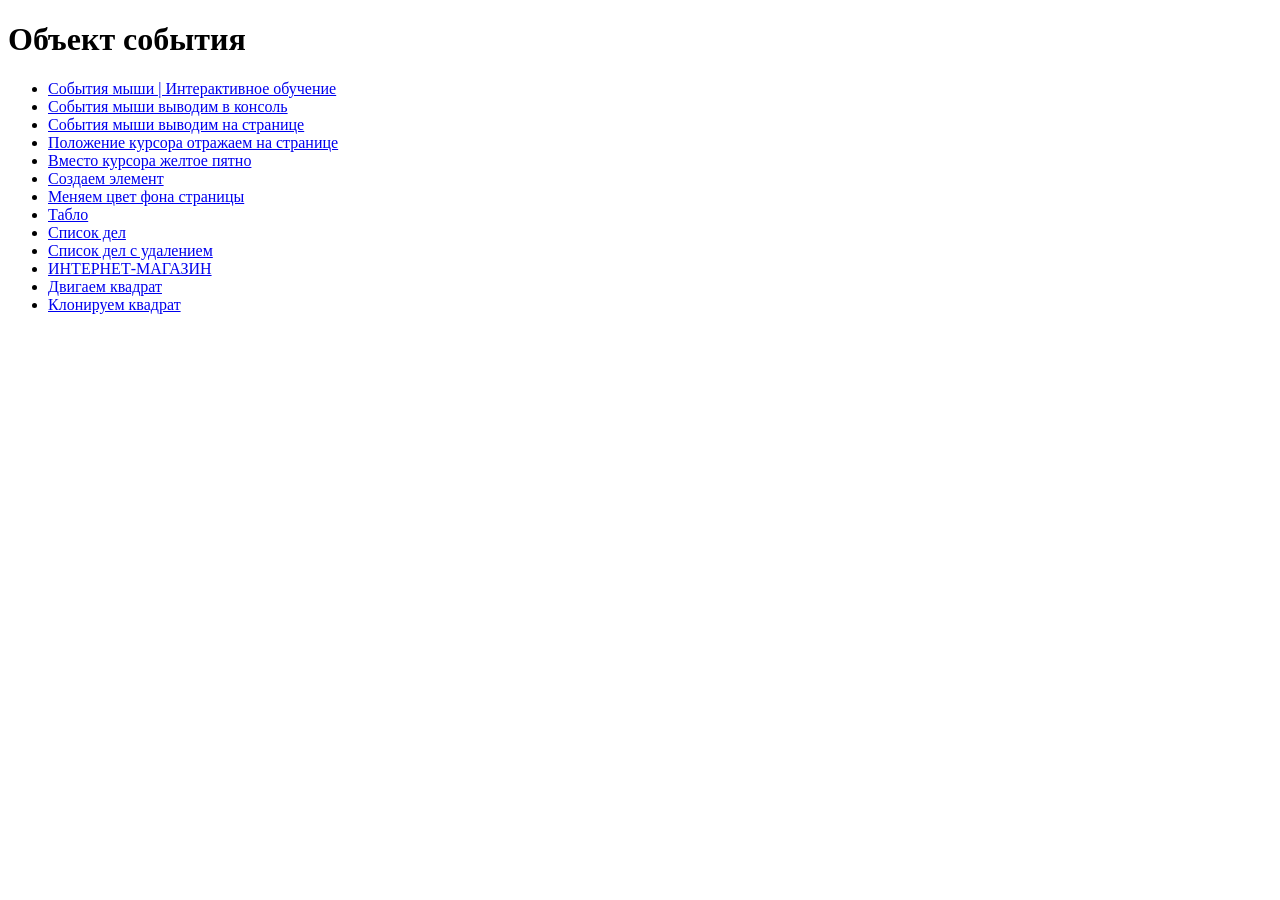
<file: index.html>
<!DOCTYPE html>
<html lang="en">
<head>
    <meta charset="UTF-8">
    <meta name="viewport" content="width=device-width, initial-scale=1.0">
    <title>Практика JavaScript</title>
</head>
<body>
    <h1>Объект события</h1>
    <ul>
        <li><a href="event.html">События мыши | Интерактивное обучение</a></li>
        <li><a href="mouseEvent.html">События мыши выводим в консоль</a></li>
        <li><a href="mouseEventPage.html">События мыши выводим на странице</a></li>
        <li><a href="mouseXY.html">Положение курсора отражаем на странице</a></li>
        <li><a href="mouseXYspot.html">Вместо курсора желтое пятно</a></li>
        <li><a href="createEL.html">Создаем элемент</a></li>
        <li><a href="changeColor.html">Меняем цвет фона страницы</a></li>
        <li><a href="tablo2.html">Табло</a></li>
        <li><a href="список_дел_добавить.html">Список дел</a></li>
        <li><a href="spisok_del.html">Список дел с удалением</a></li>
        <li><a href="shop.html">ИНТЕРНЕТ-МАГАЗИН</a></li>
        <li><a href="drug.html">Двигаем квадрат</a></li>
        <li><a href="drugPick.html">Клонируем квадрат</a></li>
    </ul>
</body>
</html>
</file>
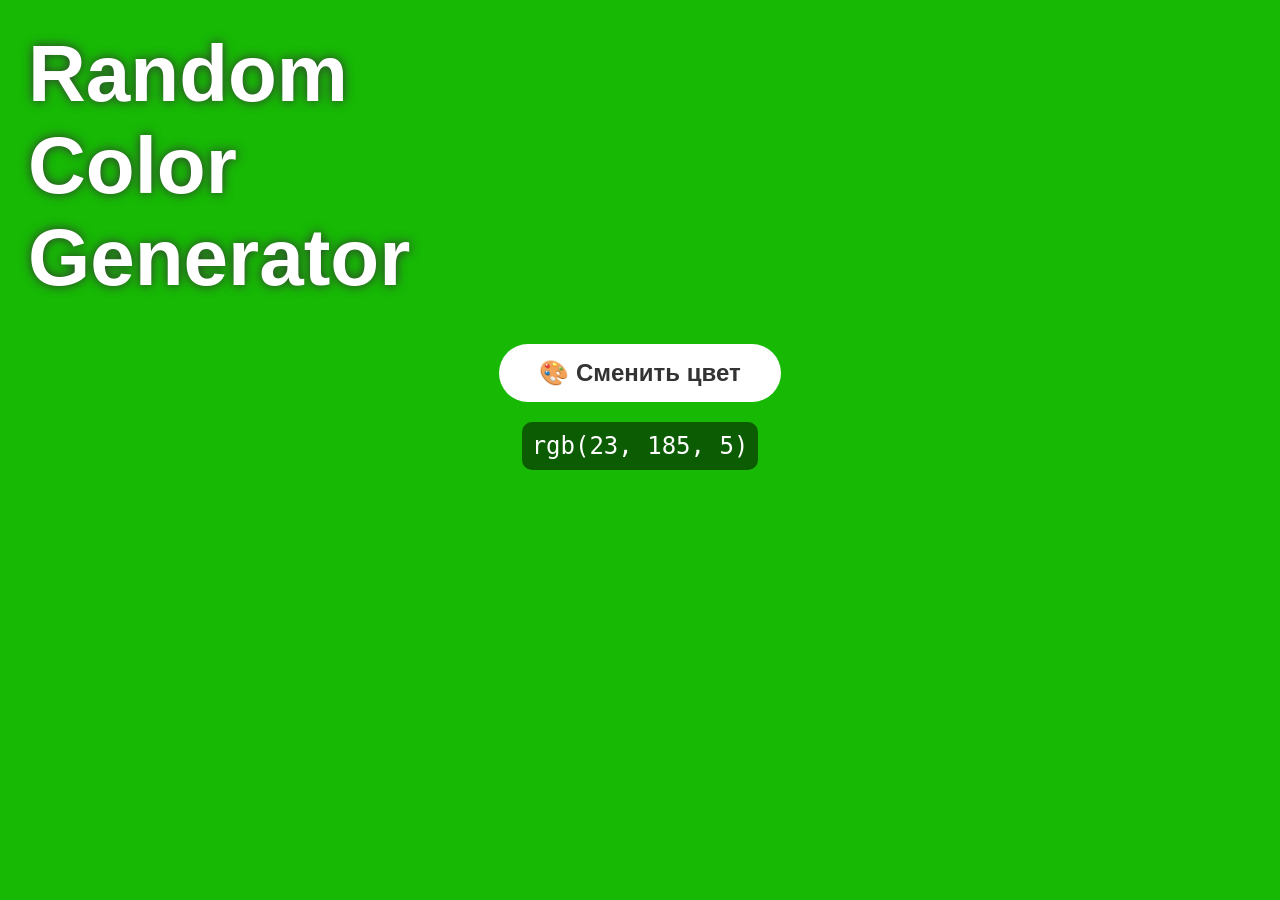
<file: changeColor.html>
<!DOCTYPE html>
<html>
<head>
 <title>Random Color Generator!</title>
 <style>
 h2 {
 font-family: Arial, Helvetica;
 font-size: 80px;
 color: #FFF;
 text-shadow: 0px 0px 11px #333333;
 margin: 0;
 padding: 20px;
 cursor: pointer;
 }
 
 button {
    display: block;
    margin: 20px auto;
    padding: 15px 40px;
    font-size: 24px;
    font-family: Arial, sans-serif;
    font-weight: bold;
    color: #333;
    background: #FFF;
    border: none;
    border-radius: 50px;
    cursor: pointer;
    transition: transform 0.2s;
 }
 
 button:hover {
    transform: scale(1.05);
 }
 
 .color-code {
    text-align: center;
    font-family: monospace;
    font-size: 24px;
    color: white;
    background: rgba(0,0,0,0.5);
    padding: 10px;
    margin: 20px auto;
    width: fit-content;
    border-radius: 10px;
 }
 </style>
</head>
<body>
 <h2>Random
 <br>Color
 <br>Generator</h2>
 
 <button id="colorButton">🎨 Сменить цвет</button>
 <div class="color-code" id="colorCode"></div>
 
 <script>
    function getRandomColor() {
        let r = Math.floor(Math.random() * 256);
        let g = Math.floor(Math.random() * 256);
        let b = Math.floor(Math.random() * 256);
        return "rgb(" + r + ", " + g + ", " + b + ")";
    }
    
    function changeColor() {
        let newColor = getRandomColor();
        document.body.style.backgroundColor = newColor;
        document.getElementById("colorCode").textContent = newColor;
    }
    
    changeColor(); // при загрузке
    
    document.querySelector("h2").addEventListener("click", changeColor);
    document.getElementById("colorButton").addEventListener("click", changeColor);
 </script>
</body>
</html>
</file>
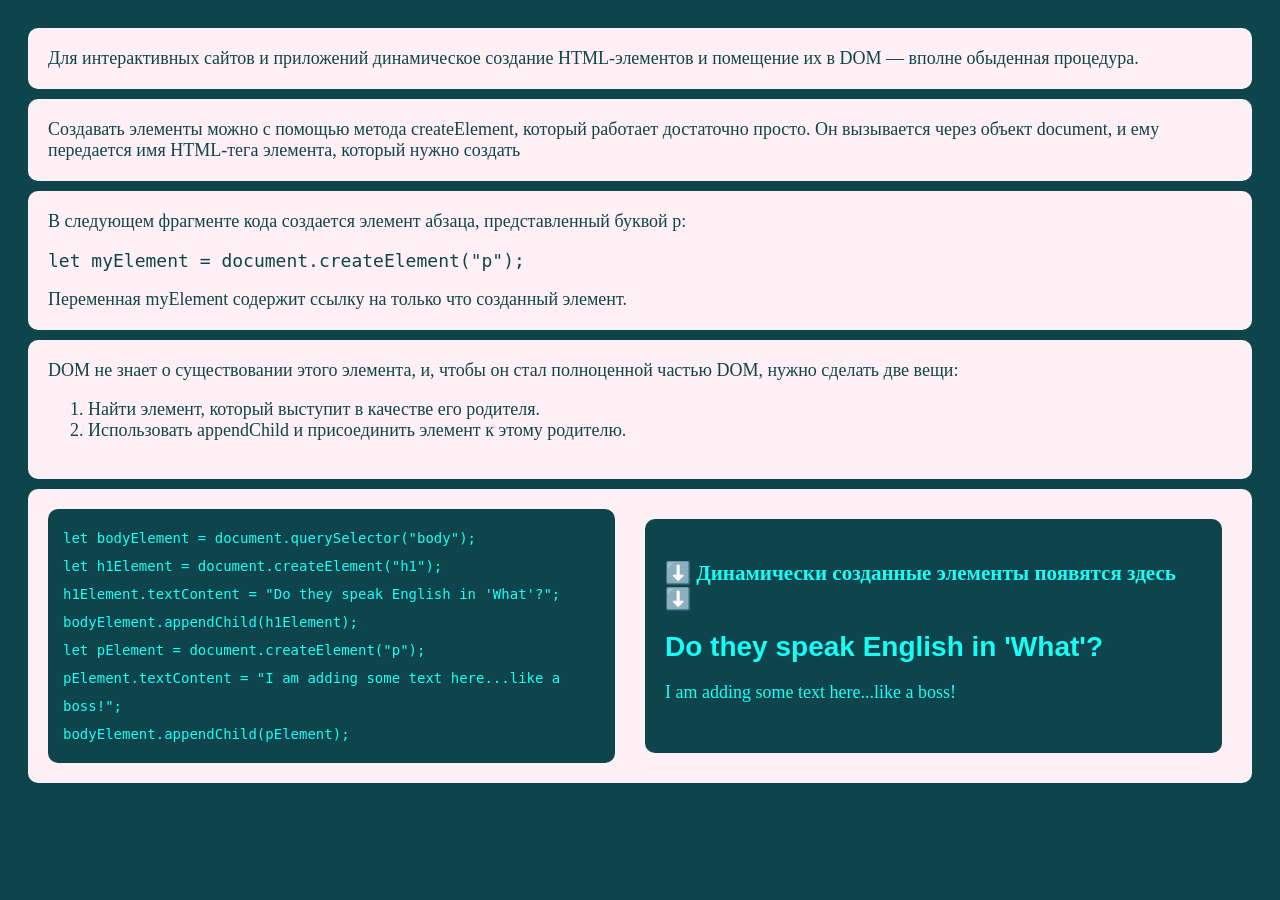
<file: createEL.html>
<!DOCTYPE html>
<html>
<head>
 <title>Creating Elements</title>
 <style>
 body {
 background-color: #0E454C;
 padding: 10px;
 }

 h1 {
 color: #14FFF7;
 font-size: 64px;
 font-family: sans-serif;
 text-decoration: underline;
 }

 div {
    background: lavenderblush;
    padding: 20px;
    margin: 10px;
    border-radius: 10px;
    color: #0E454C;
    font-size: 18px;
 }
 .cont {
    display: flex;
    gap: 20px; 
    justify-content: space-around;
    align-items: stretch;
 }
 .cont > div {
    flex: 1;  /* ← делает все дочерние div одинаковой ширины */
    min-width: 0; /* чтобы содержимое не выламывало flex */
}
 .p {
    background: #0E454C;
    color: #14FFF7;
    padding: 15px;
    border-radius: 10px;
    overflow-x: auto;
    font-family: monospace;
    font-size: 14px;
    line-height: 200%;
    margin: 0px;
 }
 .here {
    background: #0E454C;
    color: #14FFF7;
    
 }
 .here h1 {
    font-size: 28px;
    text-decoration: none;
   
 }
 .here p {
    font-size: 18px;
    margin: 0;
 }
 
 </style>
</head>
<body>
    <div>Для интерактивных сайтов и приложений динамическое создание HTML-элементов и помещение их в DOM — вполне обыденная процедура.</div>
    <div>Создавать элементы можно с помощью метода createElement, который работает достаточно просто. Он вызывается через объект document, и ему передается имя HTML-тега элемента, который нужно создать</div>
    <div>В следующем фрагменте кода создается элемент абзаца, представленный буквой p:
        <pre>let myElement = document.createElement("p");</pre>
        Переменная myElement содержит ссылку на только что созданный элемент. 
    </div>
    <div>DOM не знает о существовании этого элемента, и, чтобы он стал полноценной частью DOM, нужно сделать две вещи:
        <ol>
            <li>Найти элемент, который выступит в качестве его родителя.</li>
            <li>Использовать appendChild и присоединить элемент к этому родителю.</li>
        </ol>
    </div>
    <div class="cont">
        <div class="p">
 let bodyElement = document.querySelector("body");<br>
 let h1Element = document.createElement("h1");<br>
 h1Element.textContent = "Do they speak English in 'What'?";<br>
 bodyElement.appendChild(h1Element);<br>
 let pElement = document.createElement("p");<br>
 pElement.textContent = "I am adding some text here...like a boss!";<br>
 bodyElement.appendChild(pElement);<br>
        </div>
        <div class="here">
            <h3 style="color: #14FFF7; margin-bottom: 15px;">⬇️ Динамически созданные элементы появятся здесь ⬇️</h3>
        </div>
    </div>

    <script>
        // Находим контейнер, куда будем добавлять элементы
        let container = document.querySelector(".here");
        
        // Создаём h1 элемент
        let h1Element = document.createElement("h1");
        h1Element.textContent = "Do they speak English in 'What'?";
        
        // Создаём p элемент
        let pElement = document.createElement("p");
        pElement.textContent = "I am adding some text here...like a boss!";
        
        // Добавляем оба элемента в контейнер
        container.appendChild(h1Element);
        container.appendChild(pElement);
        
        // Бонус: покажем в консоли, что создали
        console.log("✅ Созданы и добавлены элементы:");
        console.log("- h1 с текстом:", h1Element.textContent);
        console.log("- p с текстом:", pElement.textContent);
    </script>
</body>
</html>
</file>
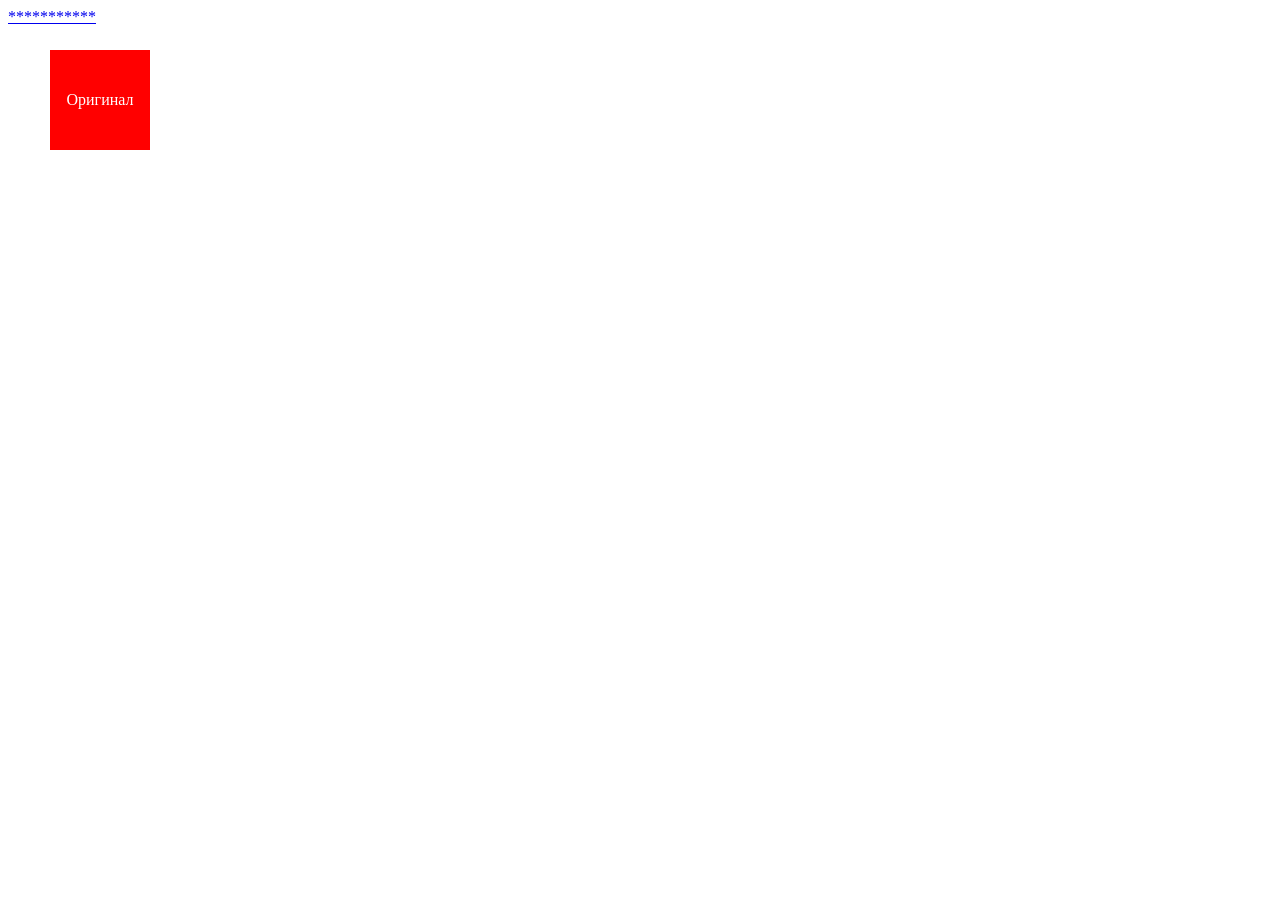
<file: drugPick.html>
<!DOCTYPE html>
<html>
<head>
    <style>
        .draggable {
            width: 100px;
            height: 100px;
            background: red;
            position: absolute;
            cursor: grab;
            display: flex;
            align-items: center;
            justify-content: center;
            color: white;
        }
    </style>
</head>
<body>
    <a href="https://github.com/ValentiLo/UCHEBN05/blob/main/JAVASCRIPT/Клонирование.md">***********</a>
    <div id="original" class="draggable" style="top: 50px; left: 50px;">Оригинал</div>

    <script>
        let currentDrag = null;
        let offsetX, offsetY;

        document.addEventListener('mousedown', (e) => {
            const target = e.target.closest('.draggable');
            if (!target) return;
            
            if (target.id === 'original') {
                // Создаём клон
                currentDrag = target.cloneNode(true);
                currentDrag.id = '';
                currentDrag.textContent = 'Клон';
                currentDrag.style.background = 'blue';
                document.body.appendChild(currentDrag);
            } else {
                currentDrag = target;
            }
            
            // Позиционируем
            const rect = currentDrag.getBoundingClientRect();
            offsetX = e.clientX - rect.left;
            offsetY = e.clientY - rect.top;
            
            currentDrag.style.cursor = 'grabbing';
            
            function onMouseMove(e) {
                if (!currentDrag) return;
                currentDrag.style.left = (e.clientX - offsetX) + 'px';
                currentDrag.style.top = (e.clientY - offsetY) + 'px';
            }
            
            function onMouseUp() {
                document.removeEventListener('mousemove', onMouseMove);
                document.removeEventListener('mouseup', onMouseUp);
                if (currentDrag && currentDrag.id !== 'original') {
                    currentDrag.style.cursor = 'grab';
                }
                currentDrag = null;
            }
            
            document.addEventListener('mousemove', onMouseMove);
            document.addEventListener('mouseup', onMouseUp);
        });
    </script>
</body>
</html>
</file>
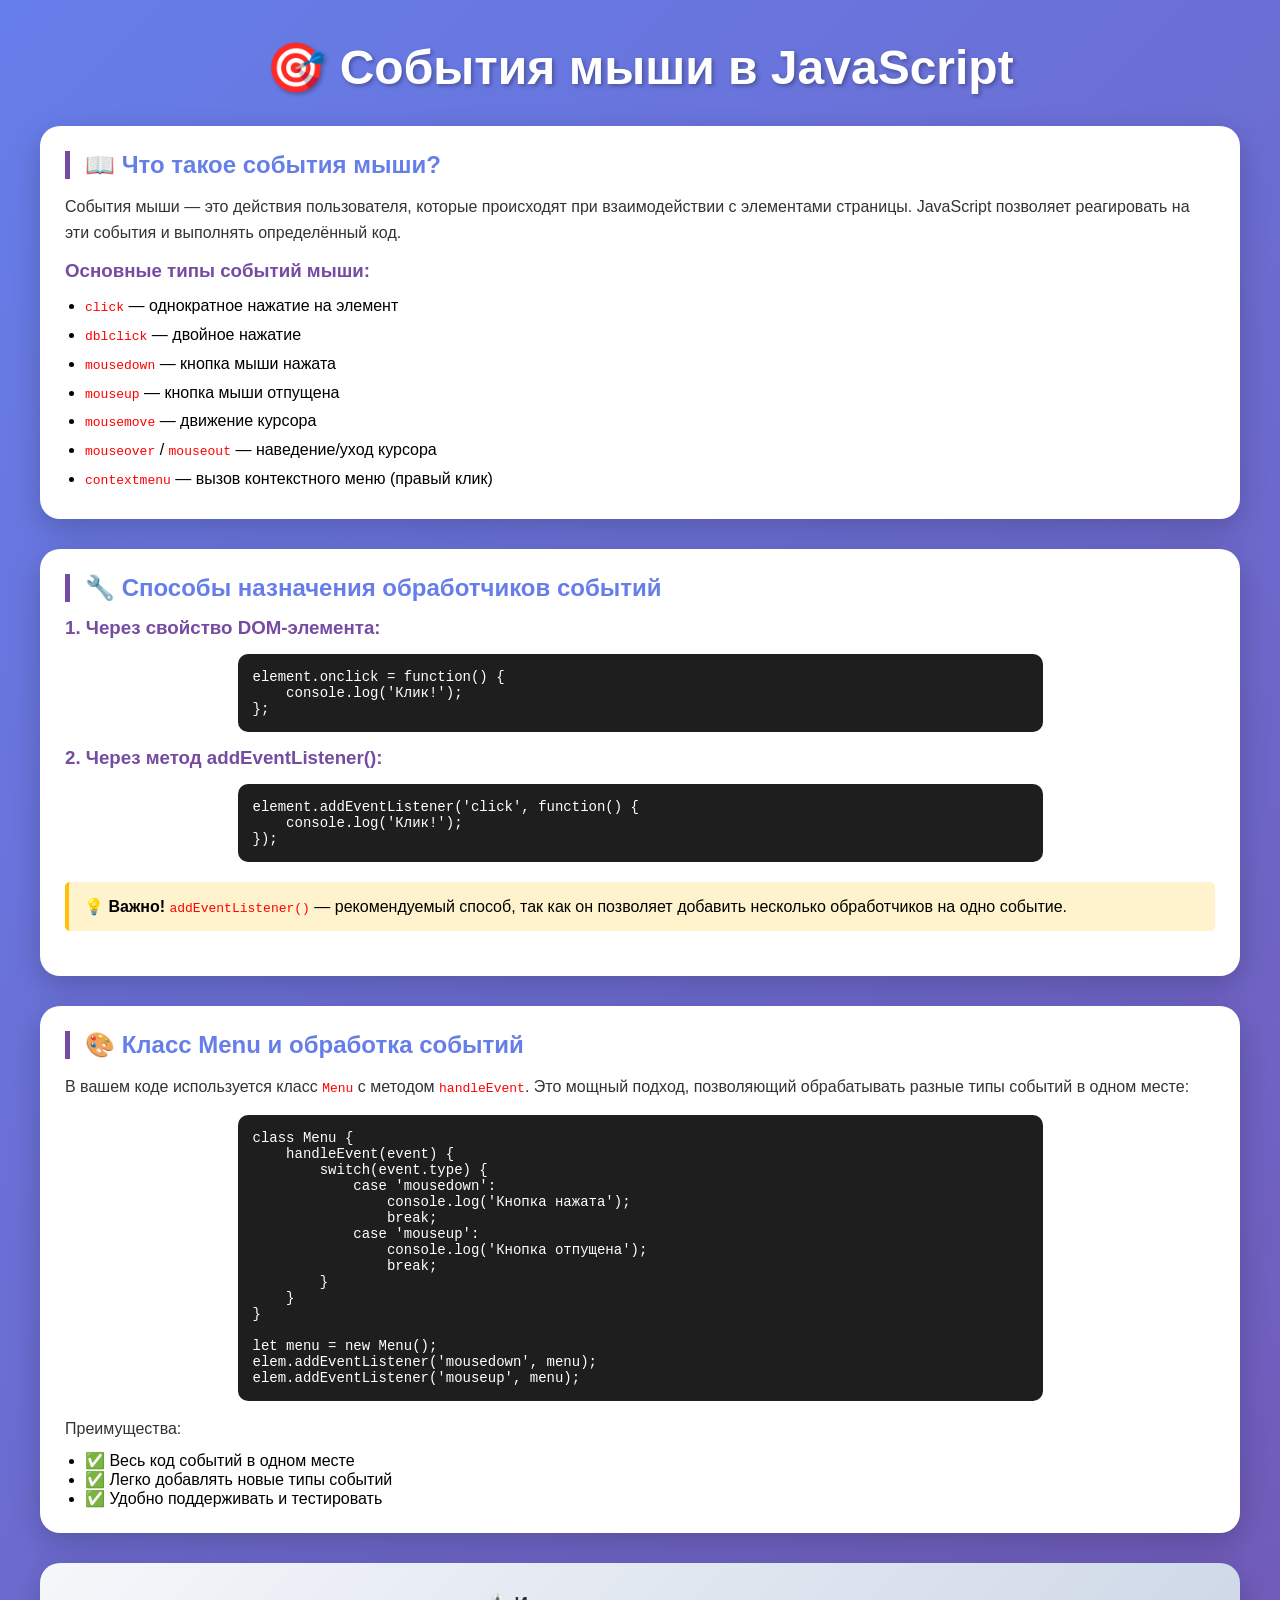
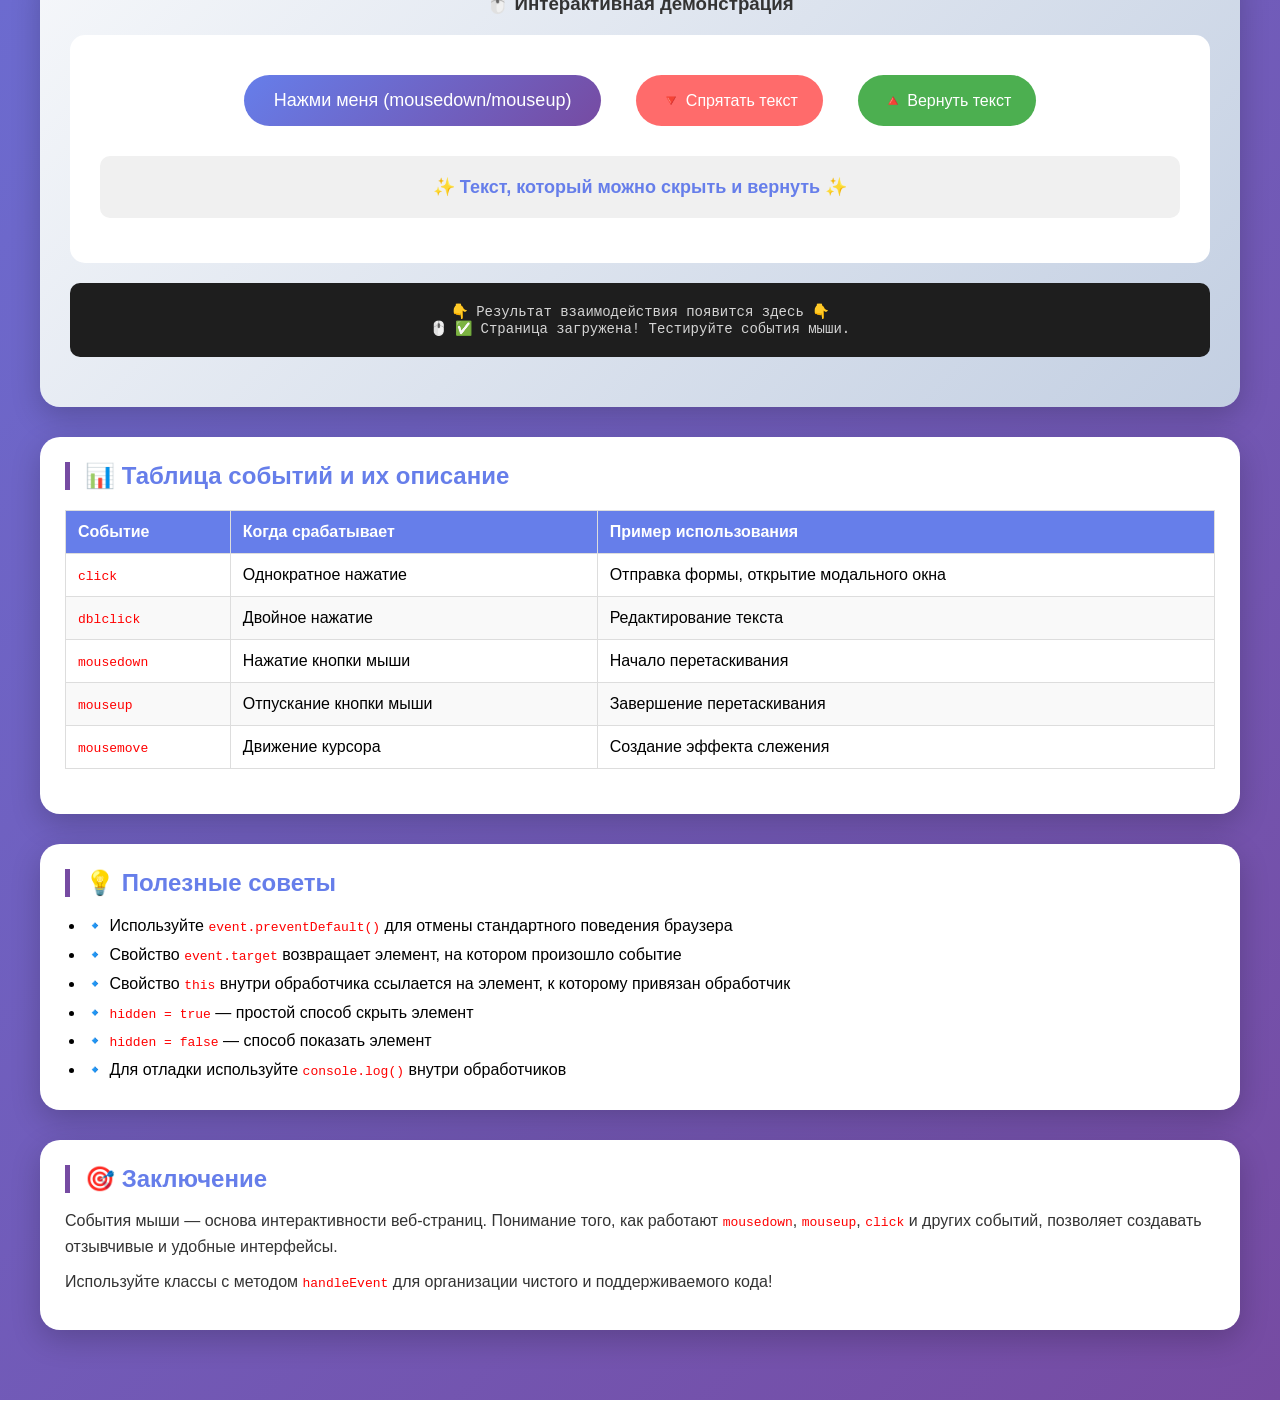
<file: event.html>
<!DOCTYPE html>
<html lang="en">
<head>
    <meta charset="UTF-8">
    <meta name="viewport" content="width=device-width, initial-scale=1.0">
    <title>События мыши | Интерактивное обучение</title>
    <style>
        * {
            margin: 0;
            padding: 0;
            box-sizing: border-box;
        }

        body {
            font-family: 'Segoe UI', Tahoma, Geneva, Verdana, sans-serif;
            background: linear-gradient(135deg, #667eea 0%, #764ba2 100%);
            min-height: 100vh;
            padding: 40px 20px;
        }

        /* Контейнер для всей теории */
        .theory-container {
            max-width: 1200px;
            margin: 0 auto;
        }

        /* Заголовок страницы */
        h1 {
            text-align: center;
            color: white;
            font-size: 48px;
            margin-bottom: 30px;
            text-shadow: 2px 2px 4px rgba(0,0,0,0.3);
        }

        /* Карточки с теорией */
        .theory-card {
            background: white;
            border-radius: 20px;
            padding: 25px;
            margin-bottom: 30px;
            box-shadow: 0 10px 30px rgba(0,0,0,0.2);
            transition: transform 0.3s;
        }

        .theory-card:hover {
            transform: translateY(-5px);
        }

        .theory-card h2 {
            color: #667eea;
            margin-bottom: 15px;
            border-left: 5px solid #764ba2;
            padding-left: 15px;
        }

        .theory-card h3 {
            color: #764ba2;
            margin: 15px 0 10px 0;
        }

        .theory-card p {
            line-height: 1.6;
            color: #333;
            margin-bottom: 10px;
        }

        .theory-card pre {
            background: #1e1e1e;
            color: #fdfbfb;
            padding: 15px;
            border-radius: 10px;
            overflow-x: auto;
            margin: 15px auto;
            font-family: 'Courier New', monospace;
            font-size: 14px;
            width: 70%;
        }

        /* Блок для демонстрации */
        .demo-box {
            background: linear-gradient(135deg, #f5f7fa 0%, #c3cfe2 100%);
            border-radius: 20px;
            padding: 30px;
            margin-bottom: 30px;
            text-align: center;
            box-shadow: 0 10px 30px rgba(0,0,0,0.2);
        }

        .demo-box h3 {
            color: #333;
            margin-bottom: 20px;
        }

        /* Интерактивные элементы */
        .b {
            background: white;
            border-radius: 15px;
            padding: 30px;
            margin: 20px 0;
            text-align: center;
        }

        .button-group {
            display: flex;
            justify-content: center;
            gap: 15px;
            flex-wrap: wrap;
            margin-bottom: 20px;
        }

        #elem {
            background: linear-gradient(135deg, #667eea, #764ba2);
            color: white;
            border: none;
            padding: 15px 30px;
            font-size: 18px;
            border-radius: 50px;
            cursor: pointer;
            margin: 10px;
            transition: transform 0.2s, box-shadow 0.2s;
        }

        #elem:hover {
            transform: scale(1.05);
            box-shadow: 0 5px 20px rgba(0,0,0,0.3);
        }

        #hider {
            background: #ff6b6b;
            color: white;
            border: none;
            padding: 12px 25px;
            font-size: 16px;
            border-radius: 50px;
            cursor: pointer;
            margin: 10px;
            transition: all 0.2s;
        }

        #hider:hover {
            background: #ee5a5a;
            transform: scale(1.05);
        }

        #showText {
            background: #4CAF50;
            color: white;
            border: none;
            padding: 12px 25px;
            font-size: 16px;
            border-radius: 50px;
            cursor: pointer;
            margin: 10px;
            transition: all 0.2s;
        }

        #showText:hover {
            background: #45a049;
            transform: scale(1.05);
        }

        #text {
            background: #f0f0f0;
            padding: 20px;
            margin: 15px auto;
            border-radius: 10px;
            font-size: 18px;
            font-weight: bold;
            color: #667eea;
            text-align: center;
            transition: all 0.3s;
        }

        /* Таблица событий */
        .events-table {
            width: 100%;
            border-collapse: collapse;
            margin: 20px 0;
        }

        .events-table th,
        .events-table td {
            border: 1px solid #ddd;
            padding: 12px;
            text-align: left;
        }

        .events-table th {
            background: #667eea;
            color: white;
        }

        .events-table tr:nth-child(even) {
            background: #f9f9f9;
        }

        .events-table tr:hover {
            background: #f0f0f0;
        }

        /* Блок для кода */
        .live-demo {
            background: #1e1e1e;
            color: #d4d4d4;
            padding: 20px;
            border-radius: 10px;
            margin: 20px 0;
            font-family: 'Courier New', monospace;
            font-size: 14px;
            overflow-x: auto;
            max-height: 200px;
            overflow-y: auto;
        }

        .note {
            background: #fff3cd;
            border-left: 4px solid #ffc107;
            padding: 15px;
            margin: 20px 0;
            border-radius: 5px;
        }

        @media (max-width: 768px) {
            h1 { font-size: 32px; }
            .theory-card h2 { font-size: 20px; }
            .events-table { font-size: 12px; }
            .theory-card pre { width: 95%; }
        }
        code{color: red;}
        pre code{color: white;}
    </style>
</head>
<body>
    <div class="theory-container">
        <h1>🎯 События мыши в JavaScript</h1>

        <!-- Теоретическая карточка 1 -->
        <div class="theory-card">
            <h2>📖 Что такое события мыши?</h2>
            <p>События мыши — это действия пользователя, которые происходят при взаимодействии с элементами страницы. JavaScript позволяет реагировать на эти события и выполнять определённый код.</p>
            <h3>Основные типы событий мыши:</h3>
            <ul style="margin-left: 20px; line-height: 1.8;">
                <li><code>click</code> — однократное нажатие на элемент</li>
                <li><code>dblclick</code> — двойное нажатие</li>
                <li><code>mousedown</code> — кнопка мыши нажата</li>
                <li><code>mouseup</code> — кнопка мыши отпущена</li>
                <li><code>mousemove</code> — движение курсора</li>
                <li><code>mouseover</code> / <code>mouseout</code> — наведение/уход курсора</li>
                <li><code>contextmenu</code> — вызов контекстного меню (правый клик)</li>
            </ul>
        </div>

        <!-- Теоретическая карточка 2 -->
        <div class="theory-card">
            <h2>🔧 Способы назначения обработчиков событий</h2>
            
            <h3>1. Через свойство DOM-элемента:</h3>
            <pre><code>element.onclick = function() {
    console.log('Клик!');
};</code></pre>

            <h3>2. Через метод addEventListener():</h3>
            <pre><code>element.addEventListener('click', function() {
    console.log('Клик!');
});</code></pre>

            <div class="note">
                💡 <strong>Важно!</strong> <code>addEventListener()</code> — рекомендуемый способ, так как он позволяет добавить несколько обработчиков на одно событие.
            </div>
        </div>

        <!-- Теоретическая карточка 3 -->
        <div class="theory-card">
            <h2>🎨 Класс Menu и обработка событий</h2>
            <p>В вашем коде используется класс <code>Menu</code> с методом <code>handleEvent</code>. Это мощный подход, позволяющий обрабатывать разные типы событий в одном месте:</p>
            <pre><code>class Menu {
    handleEvent(event) {
        switch(event.type) {
            case 'mousedown':
                console.log('Кнопка нажата');
                break;
            case 'mouseup':
                console.log('Кнопка отпущена');
                break;
        }
    }
}

let menu = new Menu();
elem.addEventListener('mousedown', menu);
elem.addEventListener('mouseup', menu);</code></pre>
            <p>Преимущества:</p>
            <ul style="margin-left: 20px;">
                <li>✅ Весь код событий в одном месте</li>
                <li>✅ Легко добавлять новые типы событий</li>
                <li>✅ Удобно поддерживать и тестировать</li>
            </ul>
        </div>

        <!-- Интерактивная демонстрация -->
        <div class="demo-box">
            <h3>🖱️ Интерактивная демонстрация</h3>
            
            <div class="b">
                <div class="button-group">
                    <button id="elem">Нажми меня (mousedown/mouseup)</button>
                    <input type="button" id="hider" value="🔻 Спрятать текст" />
                    <input type="button" id="showText" value="🔺 Вернуть текст" />
                </div>
                <div id="text">✨ Текст, который можно скрыть и вернуть ✨</div>
            </div>

            <div class="live-demo" id="demoLog">
                👇 Результат взаимодействия появится здесь 👇
            </div>
        </div>

        <!-- Теоретическая карточка 4 -->
        <div class="theory-card">
            <h2>📊 Таблица событий и их описание</h2>
            <table class="events-table">
                <thead>
                    <tr><th>Событие</th><th>Когда срабатывает</th><th>Пример использования</th></tr>
                </thead>
                <tbody>
                    <tr><td><code>click</code></td><td>Однократное нажатие</td><td>Отправка формы, открытие модального окна</td></tr>
                    <tr><td><code>dblclick</code></td><td>Двойное нажатие</td><td>Редактирование текста</td></tr>
                    <tr><td><code>mousedown</code></td><td>Нажатие кнопки мыши</td><td>Начало перетаскивания</td></tr>
                    <tr><td><code>mouseup</code></td><td>Отпускание кнопки мыши</td><td>Завершение перетаскивания</td></tr>
                    <tr><td><code>mousemove</code></td><td>Движение курсора</td><td>Создание эффекта слежения</td></tr>
                </tbody>
             </table>
        </div>

        <!-- Блок с полезными советами -->
        <div class="theory-card">
            <h2>💡 Полезные советы</h2>
            <ul style="margin-left: 20px; line-height: 1.8;">
                <li>🔹 Используйте <code>event.preventDefault()</code> для отмены стандартного поведения браузера</li>
                <li>🔹 Свойство <code>event.target</code> возвращает элемент, на котором произошло событие</li>
                <li>🔹 Свойство <code>this</code> внутри обработчика ссылается на элемент, к которому привязан обработчик</li>
                <li>🔹 <code>hidden = true</code> — простой способ скрыть элемент</li>
                <li>🔹 <code>hidden = false</code> — способ показать элемент</li>
                <li>🔹 Для отладки используйте <code>console.log()</code> внутри обработчиков</li>
            </ul>
        </div>

        <!-- Заключение -->
        <div class="theory-card">
            <h2>🎯 Заключение</h2>
            <p>События мыши — основа интерактивности веб-страниц. Понимание того, как работают <code>mousedown</code>, <code>mouseup</code>, <code>click</code> и других событий, позволяет создавать отзывчивые и удобные интерфейсы.</p>
            <p>Используйте классы с методом <code>handleEvent</code> для организации чистого и поддерживаемого кода!</p>
        </div>
    </div>

    <script>
        // Обновляем demoLog для отображения действий пользователя
        let demoLog = document.getElementById('demoLog');
        
        // Функция для записи в лог
        function logMessage(message) {
            if (demoLog) {
                demoLog.innerHTML += `<div>🖱️ ${message}</div>`;
                // Автоматическая прокрутка вниз
                demoLog.scrollTop = demoLog.scrollHeight;
            }
        }

        // === Обработчики для демонстрации ===

        let hiderButton = document.getElementById('hider');
        let showButton = document.getElementById('showText');
        let textElement = document.getElementById('text');
        
        // Скрытие текста
        if (hiderButton) {
            hiderButton.onclick = function() {
                textElement.hidden = true;
                logMessage('🔻 Текст скрыт (hidden = true)');
            };
        }

        // ПОКАЗАТЬ текст (ВЕРНУТЬ)
        if (showButton) {
            showButton.onclick = function() {
                textElement.hidden = false;
                logMessage('🔺 Текст возвращён (hidden = false)');
            };
        }

        // Класс Menu для обработки событий кнопки
        class Menu {
            handleEvent(event) {
                let elem = document.getElementById('elem');
                switch(event.type) {
                    case 'mousedown':
                        if (elem) {
                            elem.innerHTML = "🔽 Кнопка НАЖАТА (mousedown)";
                            logMessage('Событие: mousedown — кнопка мыши нажата');
                        }
                        break;
                    case 'mouseup':
                        if (elem) {
                            elem.innerHTML = "🔼 Кнопка ОТПУЩЕНА (mouseup)";
                            logMessage('Событие: mouseup — кнопка мыши отпущена');
                            setTimeout(() => {
                                if (elem) elem.innerHTML = "Нажми меня (mousedown/mouseup)";
                            }, 1500);
                        }
                        break;
                }
            }
        }

        // Назначаем обработчики
        let elemButton = document.getElementById('elem');
        if (elemButton) {
            let menu = new Menu();
            elemButton.addEventListener('mousedown', menu);
            elemButton.addEventListener('mouseup', menu);
            
            // Добавим также обработчик click для демонстрации
            elemButton.addEventListener('click', function() {
                logMessage('Событие: click — полный клик (нажатие + отпускание)');
            });
        }

        // Инициализация при загрузке страницы
        window.addEventListener('load', function() {
            logMessage('✅ Страница загружена! Тестируйте события мыши.');
        });
    </script>
</body>
</html>
</file>
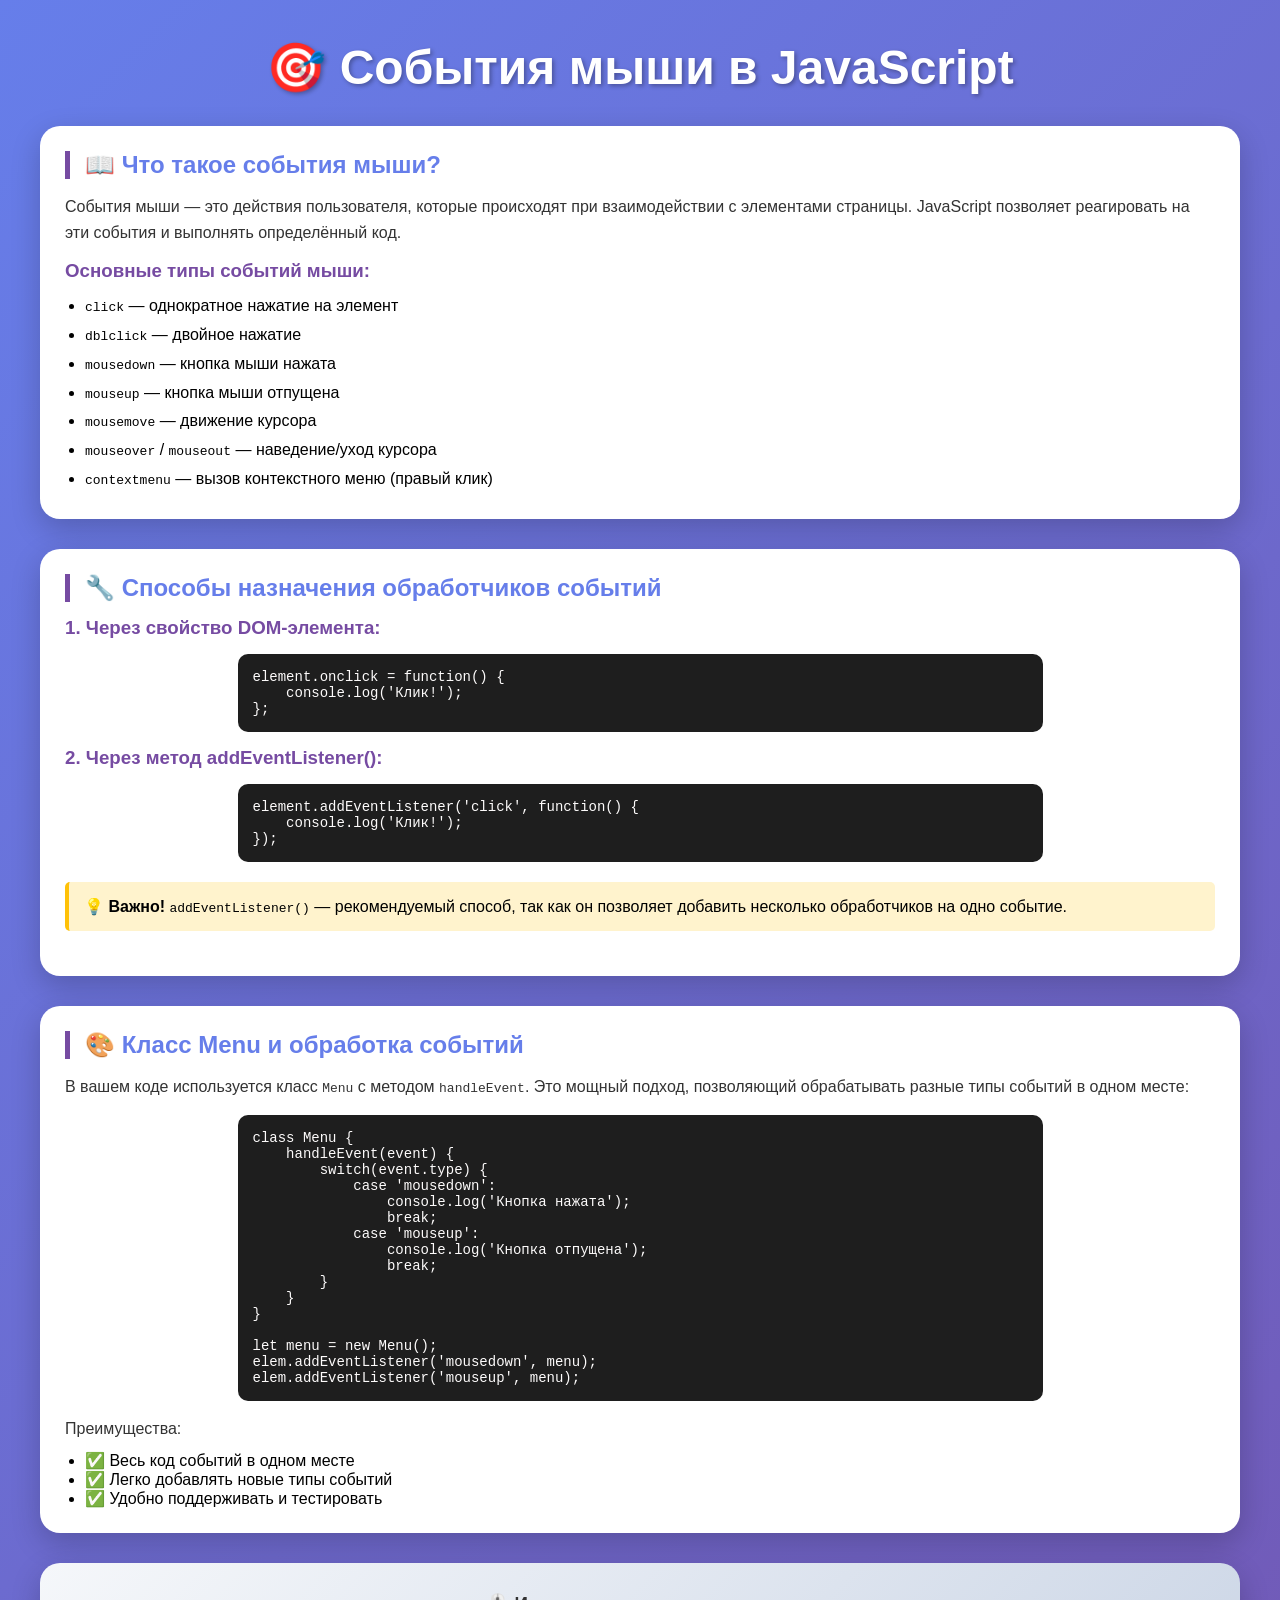
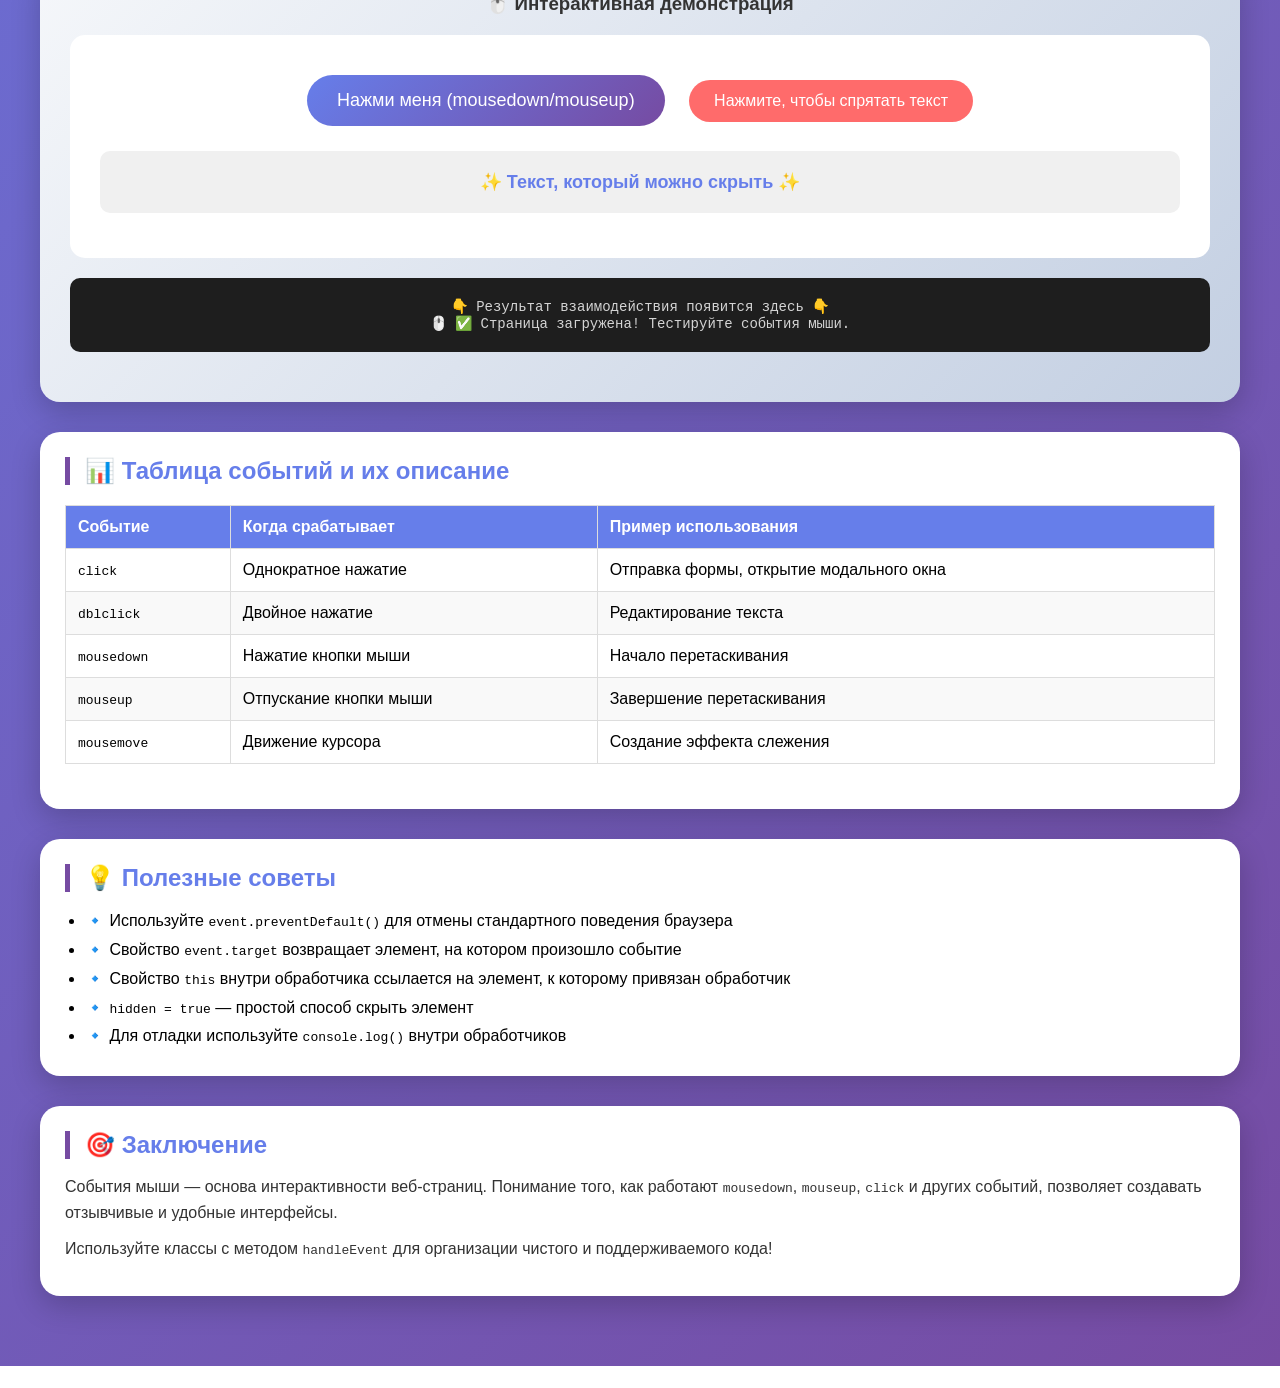
<file: events.html>
<!DOCTYPE html>
<html lang="en">
<head>
    <meta charset="UTF-8">
    <meta name="viewport" content="width=device-width, initial-scale=1.0">
    <title>События мыши | Интерактивное обучение</title>
    <style>
        * {
            margin: 0;
            padding: 0;
            box-sizing: border-box;
        }

        body {
            font-family: 'Segoe UI', Tahoma, Geneva, Verdana, sans-serif;
            background: linear-gradient(135deg, #667eea 0%, #764ba2 100%);
            min-height: 100vh;
            padding: 40px 20px;
        }

        /* Контейнер для всей теории */
        .theory-container {
            max-width: 1200px;
            margin: 0 auto;
        }

        /* Заголовок страницы */
        h1 {
            text-align: center;
            color: white;
            font-size: 48px;
            margin-bottom: 30px;
            text-shadow: 2px 2px 4px rgba(0,0,0,0.3);
        }

        /* Карточки с теорией */
        .theory-card {
            background: white;
            border-radius: 20px;
            padding: 25px;
            margin-bottom: 30px;
            box-shadow: 0 10px 30px rgba(0,0,0,0.2);
            transition: transform 0.3s;
        }

        .theory-card:hover {
            transform: translateY(-5px);
        }

        .theory-card h2 {
            color: #667eea;
            margin-bottom: 15px;
            border-left: 5px solid #764ba2;
            padding-left: 15px;
        }

        .theory-card h3 {
            color: #764ba2;
            margin: 15px 0 10px 0;
        }

        .theory-card p {
            line-height: 1.6;
            color: #333;
            margin-bottom: 10px;
        }

        .theory-card pre {
            background: #1e1e1e;
            color: #fdfbfb;
            padding: 15px;
            border-radius: 10px;
            overflow-x: auto;
            margin: 15px auto;
            font-family: 'Courier New', monospace;
            font-size: 14px;
            width: 70%;
        }

        /* .theory-card pre {
            background: #f4f4f4;
            padding: 2px 6px;
            border-radius: 5px;
            font-family: 'Courier New', monospace;
            color: #e83e8c;
        } */

        /* Блок для демонстрации */
        .demo-box {
            background: linear-gradient(135deg, #f5f7fa 0%, #c3cfe2 100%);
            border-radius: 20px;
            padding: 30px;
            margin-bottom: 30px;
            text-align: center;
            box-shadow: 0 10px 30px rgba(0,0,0,0.2);
        }

        .demo-box h3 {
            color: #333;
            margin-bottom: 20px;
        }

        /* Интерактивные элементы */
        .b {
            background: white;
            border-radius: 15px;
            padding: 30px;
            margin: 20px 0;
            text-align: center;
        }

        #elem {
            background: linear-gradient(135deg, #667eea, #764ba2);
            color: white;
            border: none;
            padding: 15px 30px;
            font-size: 18px;
            border-radius: 50px;
            cursor: pointer;
            margin: 10px;
            transition: transform 0.2s, box-shadow 0.2s;
        }

        #elem:hover {
            transform: scale(1.05);
            box-shadow: 0 5px 20px rgba(0,0,0,0.3);
        }

        #hider {
            background: #ff6b6b;
            color: white;
            border: none;
            padding: 12px 25px;
            font-size: 16px;
            border-radius: 50px;
            cursor: pointer;
            margin: 10px;
            transition: all 0.2s;
        }

        #hider:hover {
            background: #ee5a5a;
            transform: scale(1.05);
        }

        #text {
            background: #f0f0f0;
            padding: 20px;
            margin: 15px auto;
            border-radius: 10px;
            font-size: 18px;
            font-weight: bold;
            color: #667eea;
            text-align: center;
            transition: all 0.3s;
        }

        /* Таблица событий */
        .events-table {
            width: 100%;
            border-collapse: collapse;
            margin: 20px 0;
        }

        .events-table th,
        .events-table td {
            border: 1px solid #ddd;
            padding: 12px;
            text-align: left;
        }

        .events-table th {
            background: #667eea;
            color: white;
        }

        .events-table tr:nth-child(even) {
            background: #f9f9f9;
        }

        .events-table tr:hover {
            background: #f0f0f0;
        }

        /* Блок для кода */
        .live-demo {
            background: #1e1e1e;
            color: #d4d4d4;
            padding: 20px;
            border-radius: 10px;
            margin: 20px 0;
            font-family: 'Courier New', monospace;
            font-size: 14px;
            overflow-x: auto;
        }

        .note {
            background: #fff3cd;
            border-left: 4px solid #ffc107;
            padding: 15px;
            margin: 20px 0;
            border-radius: 5px;
        }

        @media (max-width: 768px) {
            h1 { font-size: 32px; }
            .theory-card h2 { font-size: 20px; }
            .events-table { font-size: 12px; }
        }
    </style>
</head>
<body>
    <div class="theory-container">
        <h1>🎯 События мыши в JavaScript</h1>

        <!-- Теоретическая карточка 1 -->
        <div class="theory-card">
            <h2>📖 Что такое события мыши?</h2>
            <p>События мыши — это действия пользователя, которые происходят при взаимодействии с элементами страницы. JavaScript позволяет реагировать на эти события и выполнять определённый код.</p>
            <h3>Основные типы событий мыши:</h3>
            <ul style="margin-left: 20px; line-height: 1.8;">
                <li><code>click</code> — однократное нажатие на элемент</li>
                <li><code>dblclick</code> — двойное нажатие</li>
                <li><code>mousedown</code> — кнопка мыши нажата</li>
                <li><code>mouseup</code> — кнопка мыши отпущена</li>
                <li><code>mousemove</code> — движение курсора</li>
                <li><code>mouseover</code> / <code>mouseout</code> — наведение/уход курсора</li>
                <li><code>contextmenu</code> — вызов контекстного меню (правый клик)</li>
            </ul>
        </div>

        <!-- Теоретическая карточка 2 -->
        <div class="theory-card">
            <h2>🔧 Способы назначения обработчиков событий</h2>
            
            <h3>1. Через свойство DOM-элемента:</h3>
            <pre><code>element.onclick = function() {
    console.log('Клик!');
};</code></pre>

            <h3>2. Через метод addEventListener():</h3>
            <pre><code>element.addEventListener('click', function() {
    console.log('Клик!');
});</code></pre>

            <div class="note">
                💡 <strong>Важно!</strong> <code>addEventListener()</code> — рекомендуемый способ, так как он позволяет добавить несколько обработчиков на одно событие.
            </div>
        </div>

        <!-- Теоретическая карточка 3 -->
        <div class="theory-card">
            <h2>🎨 Класс Menu и обработка событий</h2>
            <p>В вашем коде используется класс <code>Menu</code> с методом <code>handleEvent</code>. Это мощный подход, позволяющий обрабатывать разные типы событий в одном месте:</p>
            <pre><code>class Menu {
    handleEvent(event) {
        switch(event.type) {
            case 'mousedown':
                console.log('Кнопка нажата');
                break;
            case 'mouseup':
                console.log('Кнопка отпущена');
                break;
        }
    }
}

let menu = new Menu();
elem.addEventListener('mousedown', menu);
elem.addEventListener('mouseup', menu);</code></pre>
            <p>Преимущества:</p>
            <ul style="margin-left: 20px;">
                <li>✅ Весь код событий в одном месте</li>
                <li>✅ Легко добавлять новые типы событий</li>
                <li>✅ Удобно поддерживать и тестировать</li>
            </ul>
        </div>

        <!-- Интерактивная демонстрация -->
        <div class="demo-box">
            <h3>🖱️ Интерактивная демонстрация</h3>
            
            <div class="b">
                <button id="elem">Нажми меня (mousedown/mouseup)</button>
                <input type="button" id="hider" value="Нажмите, чтобы спрятать текст" />
                <div id="text">✨ Текст, который можно скрыть ✨</div>
            </div>

            <div class="live-demo" id="demoLog">
                👇 Результат взаимодействия появится здесь 👇
            </div>
        </div>

        <!-- Теоретическая карточка 4 -->
        <div class="theory-card">
            <h2>📊 Таблица событий и их описание</h2>
            <table class="events-table">
                <thead>
                    <tr><th>Событие</th><th>Когда срабатывает</th><th>Пример использования</th></tr>
                </thead>
                <tbody>
                    <tr><td><code>click</code></td><td>Однократное нажатие</td><td>Отправка формы, открытие модального окна</td></tr>
                    <tr><td><code>dblclick</code></td><td>Двойное нажатие</td><td>Редактирование текста</td></tr>
                    <tr><td><code>mousedown</code></td><td>Нажатие кнопки мыши</td><td>Начало перетаскивания</td></tr>
                    <tr><td><code>mouseup</code></td><td>Отпускание кнопки мыши</td><td>Завершение перетаскивания</td></tr>
                    <tr><td><code>mousemove</code></td><td>Движение курсора</td><td>Создание эффекта слежения</td></tr>
                </tbody>
            </table>
        </div>

        <!-- Блок с полезными советами -->
        <div class="theory-card">
            <h2>💡 Полезные советы</h2>
            <ul style="margin-left: 20px; line-height: 1.8;">
                <li>🔹 Используйте <code>event.preventDefault()</code> для отмены стандартного поведения браузера</li>
                <li>🔹 Свойство <code>event.target</code> возвращает элемент, на котором произошло событие</li>
                <li>🔹 Свойство <code>this</code> внутри обработчика ссылается на элемент, к которому привязан обработчик</li>
                <li>🔹 <code>hidden = true</code> — простой способ скрыть элемент</li>
                <li>🔹 Для отладки используйте <code>console.log()</code> внутри обработчиков</li>
            </ul>
        </div>

        <!-- Заключение -->
        <div class="theory-card">
            <h2>🎯 Заключение</h2>
            <p>События мыши — основа интерактивности веб-страниц. Понимание того, как работают <code>mousedown</code>, <code>mouseup</code>, <code>click</code> и других событий, позволяет создавать отзывчивые и удобные интерфейсы.</p>
            <p>Используйте классы с методом <code>handleEvent</code> для организации чистого и поддерживаемого кода!</p>
        </div>
    </div>

    <script>
        // Обновляем demoLog для отображения действий пользователя
        let demoLog = document.getElementById('demoLog');
        
        // Функция для записи в лог
        function logMessage(message) {
            if (demoLog) {
                demoLog.innerHTML += `<div>🖱️ ${message}</div>`;
                // Автоматическая прокрутка вниз
                demoLog.scrollTop = demoLog.scrollHeight;
            }
        }

        // === Обработчики для демонстрации ===

        // Скрытие текста (как в вашем коде)
        let hiderButton = document.getElementById('hider');
        let textElement = document.getElementById('text');
        
        if (hiderButton) {
            hiderButton.onclick = function() {
                textElement.hidden = !textElement.hidden;
                if (textElement.hidden) {
                    logMessage('Текст скрыт (hidden = true)');
                } else {
                    logMessage('Текст показан (hidden = false)');
                }
            };
        }

        // Класс Menu для обработки событий кнопки
        class Menu {
            handleEvent(event) {
                let elem = document.getElementById('elem');
                switch(event.type) {
                    case 'mousedown':
                        if (elem) {
                            elem.innerHTML = "🔽 Кнопка НАЖАТА (mousedown)";
                            logMessage('Событие: mousedown — кнопка мыши нажата');
                        }
                        break;
                    case 'mouseup':
                        if (elem) {
                            elem.innerHTML = "🔼 Кнопка ОТПУЩЕНА (mouseup)";
                            logMessage('Событие: mouseup — кнопка мыши отпущена');
                            setTimeout(() => {
                                if (elem) elem.innerHTML = "Нажми меня";
                            }, 1500);
                        }
                        break;
                }
            }
        }

        // Назначаем обработчики
        let elemButton = document.getElementById('elem');
        if (elemButton) {
            let menu = new Menu();
            elemButton.addEventListener('mousedown', menu);
            elemButton.addEventListener('mouseup', menu);
            
            // Добавим также обработчик click для демонстрации
            elemButton.addEventListener('click', function() {
                logMessage('Событие: click — полный клик (нажатие + отпускание)');
            });
        }

        // Инициализация при загрузке страницы
        window.addEventListener('load', function() {
            logMessage('✅ Страница загружена! Тестируйте события мыши.');
        });
    </script>
</body>
</html>
</file>
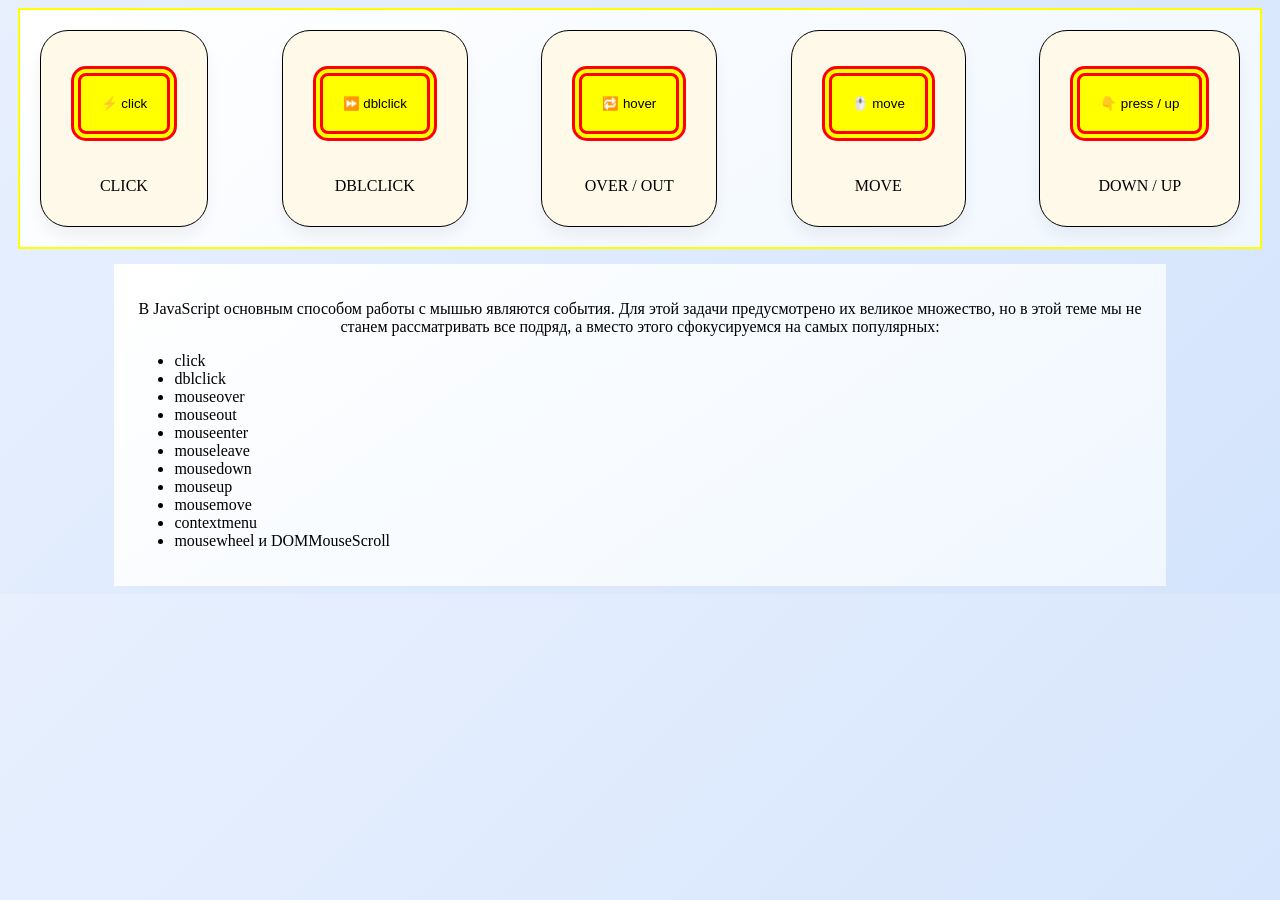
<file: mouseEvent.html>
<!DOCTYPE html>
<html lang="en">
<head>
    <meta charset="UTF-8">
    <meta name="viewport" content="width=device-width, initial-scale=1.0">
    <title>Document</title>
    <style>
        body{ background: linear-gradient(135deg, #e8f0fe 0%, #d4e4fc 100%);}
        .cont{
            display: flex;
             background: linear-gradient(145deg, #ffffff, #f0f7ff);
            
            justify-content: space-between;
            width: 95%;
            margin: auto;
            padding: 20px;
            margin-bottom: 15px;
            border: 2px solid yellow;
            gap: 5px;
        }
        .card {
            background: #fef9e8;
            border-radius: 28px;
            padding: 15px 10px;
            text-align: center;
            box-shadow: 0 10px 15px rgba(0, 0, 0, 0.05);
            transition: transform 0.3s;
            min-width: 110px;
            border: 1px solid #000;
        }

        .card:hover {
            transform: translateY(-5px);
            transform: scale(1.1,1.1);
        }
        p{text-align: center;}
        button{padding: 20px; background: yellow;
            border: 10px double red;
            margin: 20px;
            border-radius: 15px;
            }
        button:hover{outline: dotted red;
            transform: scale(1.2, 1.5);}
        main{ background: linear-gradient(145deg, #ffffff, #f0f7ff);
            
            width: 80%;
            margin: auto;
        padding: 20px;}
    </style>
</head>
<body>
    <div class="cont">
        <div class="card">
        <button id="myButton">⚡ click</button>
        <p>CLICK</p>
    </div>
    <div class="card">
        <button id="myButtonDBL">⏩ dblclick</button>
        <p>DBLCLICK</p>
    </div>
    <div class="card">
        <button id="myButtonOV">🔁 hover</button>
        <p>OVER / OUT</p>
    </div>
    <div class="card">
        <button id="myButtonM">🖱️ move</button>
        <p>MOVE</p>
    </div>
    <div class="card">
        <button id="myButtonC">👇 press / up</button>
        <p>DOWN / UP</p>
    </div>
</div>
    <main>
        <p>В JavaScript основным способом работы с мышью являются события.
Для этой задачи предусмотрено их великое множество, но в этой теме
мы не станем рассматривать все подряд, а вместо этого сфокусируемся
на самых популярных:</p>
<ul>
    
    <li>click</li>
    <li>dblclick</li>
    <li>mouseover</li>
    <li>mouseout</li>
    <li>mouseenter</li>
    <li>mouseleave</li>
    <li>mousedown</li>
    <li>mouseup</li>
    <li>mousemove</li>
    <li>contextmenu</li>
    <li>mousewheel и DOMMouseScroll</li>
</ul>
    </main>
    <script>
        let button = document.querySelector("#myButton");
button.addEventListener("click", doSomething, false);
function doSomething(e) {
 console.log("Mouse clicked on something!");
}

let buttonDBL = document.querySelector("#myButtonDBL");
buttonDBL.addEventListener("dblclick", doSomething, false);
function doSomething(e) {
 console.log("Mouse clicked on something...twice!");
}

// mouseover
let buttonOV = document.querySelector("#myButtonOV");
buttonOV.addEventListener("mouseover", hovered, false);
buttonOV.addEventListener("mouseout", hoveredOut, false);
function hovered(e) {
 console.log("Hovered!");
}
function hoveredOut(e) {
 console.log("Hovered Away!");
}

// Mouse is on the run!

let buttonM = document.querySelector("#myButtonM");
buttonM.addEventListener("mousemove", mouseIsMoving, false);
function mouseIsMoving(e) {
 console.log("Mouse is on the run!");
}

// Mouse is clicked!
let buttonC = document.querySelector("#myButtonC");
buttonC.addEventListener("mousedown", mousePressed, false);
buttonC.addEventListener("mouseup", mouseReleased, false);
buttonC.addEventListener("click", mouseClicked, false);
function mousePressed(e) {
 console.log("Mouse is down!");
}
function mouseReleased(e) {
 console.log("Mouse is up!");
}
function mouseClicked(e) {
 console.log("Mouse is clicked!");
}
//  предотвратить встроенное поведение,
// при котором появляется контекстное меню:
document.addEventListener("contextmenu", hideMenu, false);
function hideMenu(e) {
 e.preventDefault();
}
    </script>
</body>
</html>
</file>
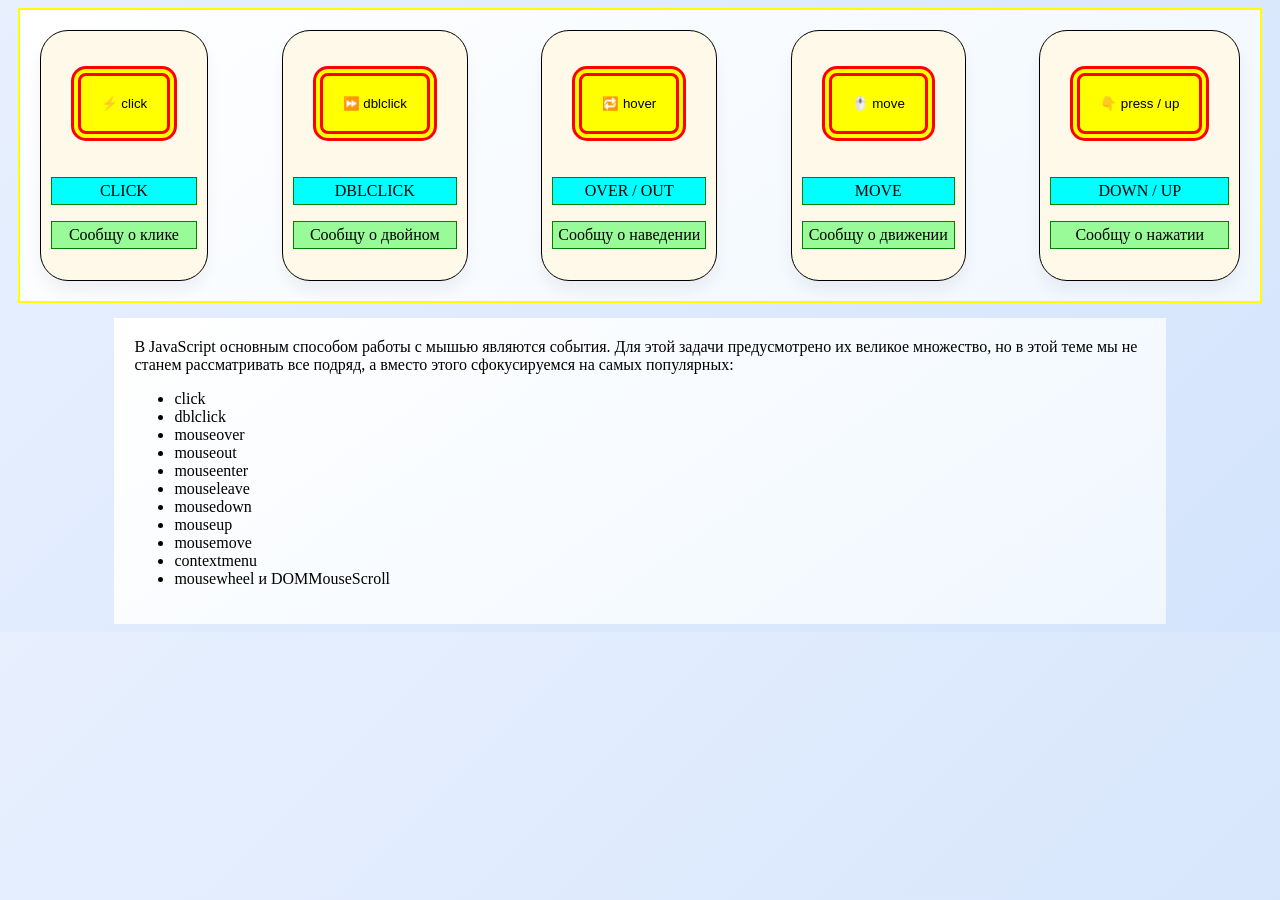
<file: mouseEventPage.html>
<!DOCTYPE html>
<html lang="en">
<head>
    <meta charset="UTF-8">
    <meta name="viewport" content="width=device-width, initial-scale=1.0">
    <title>Document</title>
    <style>
        body{ background: linear-gradient(135deg, #e8f0fe 0%, #d4e4fc 100%);}
        .cont{
            display: flex;
             background: linear-gradient(145deg, #ffffff, #f0f7ff);
            
            justify-content: space-between;
            width: 95%;
            margin: auto;
            padding: 20px;
            margin-bottom: 15px;
            border: 2px solid yellow;
            gap: 5px;
        }
        .card {
            background: #fef9e8;
            border-radius: 28px;
            padding: 15px 10px;
            text-align: center;
            box-shadow: 0 10px 15px rgba(0, 0, 0, 0.05);
            transition: transform 0.3s;
            min-width: 110px;
            border: 1px solid #000;
        }

        .card:hover {
            transform: translateY(-5px);
            transform: scale(1.1,1.1);
        }
        p{text-align: center; padding: 4px;
            background: palegreen;
            border: 1px solid green;
        }
        button+p{background-color: aqua;}
        button{padding: 20px; background: yellow;
            border: 10px double red;
            margin: 20px;
            border-radius: 15px;
            }
        button:hover{outline: dotted red;
            transform: scale(1.2, 1.5);}
        main{ background: linear-gradient(145deg, #ffffff, #f0f7ff);
            
            width: 80%;
            margin: auto;
        padding: 20px;}
    </style>
</head>
<body>
    <div class="cont">
        <div class="card">
        <button id="myButton">⚡ click</button>
        <p>CLICK</p>
        <p class="myButton">Сообщу о клике</p>
    </div>
    <div class="card">
        <button id="myButtonDBL">⏩ dblclick</button>
        <p>DBLCLICK</p>
        <p class="myButtonDBL">Сообщу о двойном</p>
    </div>
    <div class="card">
        <button id="myButtonOV">🔁 hover</button>
        <p>OVER / OUT</p>
        <p class="myButtonOV">Сообщу о наведении</p>
    </div>
    <div class="card">
        <button id="myButtonM">🖱️ move</button>
        <p>MOVE</p>
        <p class="myButtonM">Сообщу о движении</p>
    </div>
    <div class="card">
        <button id="myButtonC">👇 press / up</button>
        <p>DOWN / UP</p>
        <p class="myButtonC">Сообщу о нажатии</p>
    </div>
</div>
    <main>
        <div>В JavaScript основным способом работы с мышью являются события.
Для этой задачи предусмотрено их великое множество, но в этой теме
мы не станем рассматривать все подряд, а вместо этого сфокусируемся
на самых популярных:</div>
<ul>
    
    <li>click</li>
    <li>dblclick</li>
    <li>mouseover</li>
    <li>mouseout</li>
    <li>mouseenter</li>
    <li>mouseleave</li>
    <li>mousedown</li>
    <li>mouseup</li>
    <li>mousemove</li>
    <li>contextmenu</li>
    <li>mousewheel и DOMMouseScroll</li>
</ul>
    </main>
    <script>
       let button = document.querySelector("#myButton");
        let pClick = document.querySelector(".myButton"); // параграф для вывода

        button.addEventListener("click", function(e) {
            console.log("Mouse clicked on something!");
            pClick.textContent = "✅ Клик! (click)";
            pClick.style.backgroundColor = "red";
            // через 1.5 секунды вернём исходный текст
            setTimeout(() => {
                if (pClick.textContent === "✅ Клик! (click)") {
                    pClick.textContent = "Сообщу о клике";
                    pClick.style.backgroundColor = "";
                }
            }, 1500);
        });


  // ========== 2. DBLCLICK (двойной клик) ==========
        let buttonDBL = document.querySelector("#myButtonDBL");
        let pDbl = document.querySelector(".myButtonDBL");

        buttonDBL.addEventListener("dblclick", function(e) {
            console.log("Mouse clicked twice!");
            pDbl.textContent = "⏩ Двойной клик! (dblclick)";
            pDbl.style.backgroundColor = "red";
            setTimeout(() => {
                if (pDbl.textContent === "⏩ Двойной клик! (dblclick)") {
                    pDbl.textContent = "Сообщу о двойном";
                    pDbl.style.backgroundColor = "";
                }
            }, 1500);
        });

 // ========== 3. MOUSEOVER / MOUSEOUT (наведение и уход) ==========
        let buttonOV = document.querySelector("#myButtonOV");
        let pOver = document.querySelector(".myButtonOV");

        buttonOV.addEventListener("mouseover", function(e) {
            console.log("Hovered!");
            pOver.textContent = "🔁 Мышь на кнопке (mouseover)";
            pOver.style.backgroundColor = "red";
        });

        buttonOV.addEventListener("mouseout", function(e) {
            console.log("Hovered Away!");
            pOver.textContent = "🚪 Мышь ушла (mouseout)";
            setTimeout(() => {
                if (pOver.textContent === "🚪 Мышь ушла (mouseout)") {
                    pOver.textContent = "Сообщу о наведении";
                    pOver.style.backgroundColor = "";
                }
            }, 1500);
        });

// ========== 4. MOUSEMOVE (движение мыши) ==========
        let buttonM = document.querySelector("#myButtonM");
        let pMove = document.querySelector(".myButtonM");
        let moveCounter = 0;

        buttonM.addEventListener("mousemove", function(e) {
            moveCounter++;
            console.log("Mouse is moving! #" + moveCounter);
            pMove.textContent = `🖱️ Движение #${moveCounter} (mousemove)`;
            pMove.style.backgroundColor = "red";
            // сбрасываем текст через короткое время
            setTimeout(() => {
                if (pMove.textContent.includes("Движение")) {
                    pMove.textContent = "Сообщу о движении";
                    pMove.style.backgroundColor = "";
                }
            }, 800);
        });

// ========== 5. MOUSEDOWN / MOUSEUP / CLICK (нажатие и отпускание) ==========
       // ========== 5. MOUSEDOWN / MOUSEUP / CLICK (три события) ==========
let buttonC = document.querySelector("#myButtonC");
let pPress = document.querySelector(".myButtonC");

// Событие 1: нажатие кнопки мыши
buttonC.addEventListener("mousedown", function(e) {
    console.log("Mouse is DOWN!");
    pPress.textContent = "👇 Нажата (mousedown)";
    pPress.style.backgroundColor = "red";
    setTimeout(() => {
        if (pPress.textContent === "👇 Нажата (mousedown)") {
            pPress.textContent = "Сообщу о нажатии";
            pPress.style.backgroundColor = "";
        }
    }, 1500);
});

// Событие 2: отпускание кнопки мыши
buttonC.addEventListener("mouseup", function(e) {
    console.log("Mouse is UP!");
    pPress.textContent = "👍 Отпущена (mouseup)";
    pPress.style.backgroundColor = "red";
    setTimeout(() => {
        if (pPress.textContent === "👍 Отпущена (mouseup)") {
            pPress.textContent = "Сообщу о нажатии";
            pPress.style.backgroundColor = "";
        }
    }, 1500);
});

// Событие 3: полный клик (нажатие + отпускание)
buttonC.addEventListener("click", function(e) {
    console.log("Full CLICK event!");
    // pPress.textContent = "✅ Полный клик! (click)";
    // setTimeout(() => {
    //     if (pPress.textContent === "✅ Полный клик! (click)") {
    //         pPress.textContent = "Сообщу о нажатии";
    //     }
    // }, 1500);
});


//  предотвратить встроенное поведение,
// при котором появляется контекстное меню:
document.addEventListener("contextmenu", hideMenu, false);
function hideMenu(e) {
 e.preventDefault();
}
    </script>
</body>
</html>
</file>
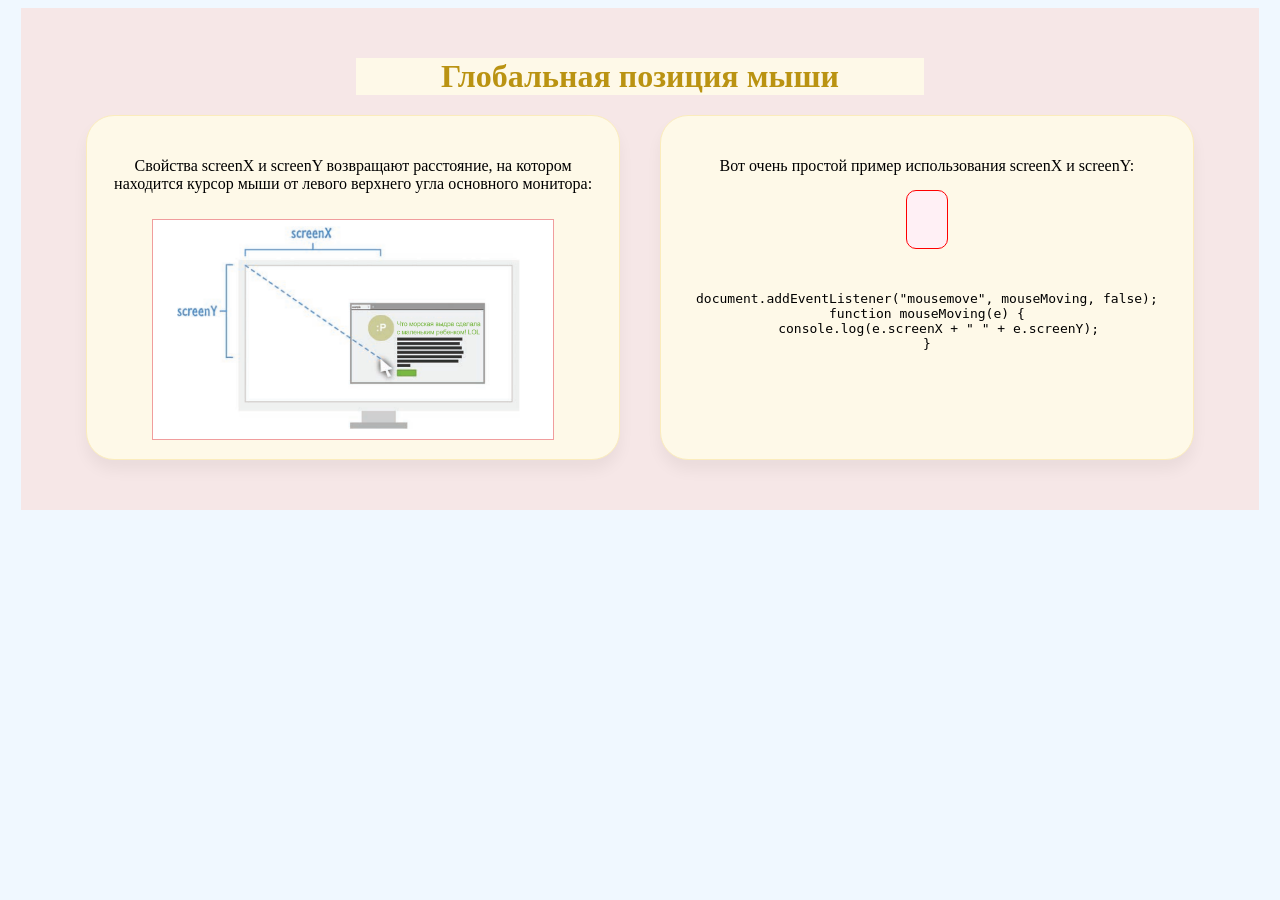
<file: mouseXY.html>
<!DOCTYPE html>
<html lang="en">
<head>
    <meta charset="UTF-8">
    <meta name="viewport" content="width=device-width, initial-scale=1.0">
    <title>Document</title>
    <style>
      body{background-color: aliceblue;}
      .line{
        background: #f6e7e7;
        width: 90%;
        margin: auto;
        padding: 50px;
      }
      h1{
        text-align: center;
        color: #ba9312;
        background: #fef9e8;
        width: 50%;
        margin: auto;
        margin-bottom: 20px;
      }
      img{width: 400px;
      border: 1px solid #f09d9d;}
      .cont{display: flex;gap: 10px;
      justify-content: space-around;}
      .car{background: #fef9e8;
        border: 1px solid #fbecbc;
            border-radius: 28px;
            padding: 15px 10px;
            text-align: center;
            box-shadow: 0 10px 15px rgba(0, 0, 0, 0.05);
          width: 45%;}
          p{
            padding: 10px;
          }
span{background: lavenderblush;
width: 150px;
padding: 20px;
border: 1px solid red;
border-radius: 10px;}
       
    </style>
</head>
<body>
  <div class="line">
  
  <h1>Глобальная позиция мыши</h1>
  <div class="cont">
    <div class="car">
  
  <p>
    Свойства screenX и screenY возвращают расстояние, на котором находится курсор мыши от левого верхнего угла основного монитора:
  </p>
  <img src="pozitionMouse.png" alt="">
  
</div>
<div class="car">
  <p>Вот очень простой пример использования screenX и screenY:

</p>
<p><span></span></p>
<p><code></code>
  <pre>
document.addEventListener("mousemove", mouseMoving, false);
function mouseMoving(e) {
    console.log(e.screenX + " " + e.screenY); 
}

</pre></code>
</p>
</div>
</div>

</div>
<script>
  let span = document.querySelector('span')
  document.addEventListener("mousemove", mouseMoving, false);
function mouseMoving(e) {
    console.log(e.screenX + " " + e.screenY);
    span.textContent = "ПОЗИЦИЯ МЫШИ "+ e.screenX + " " + e.screenY
   
}
  
</script>
 
</body>
</html>
</file>
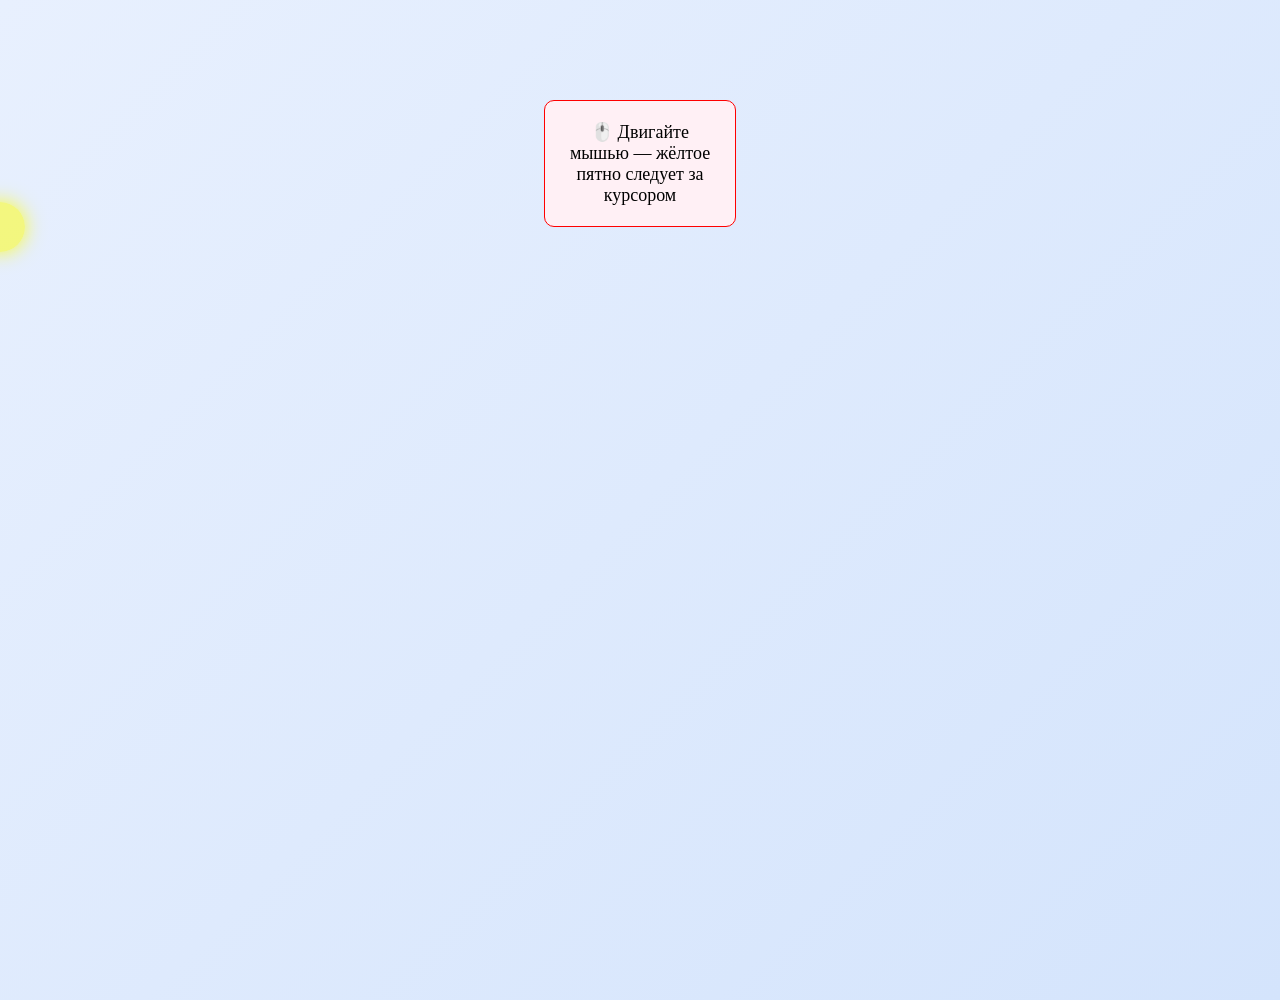
<file: mouseXYspot.html>
<!DOCTYPE html>
<html>
<head>
    <style>
        body {
            margin: 0;
            min-height: 100vh;
            background: linear-gradient(135deg, #e8f0fe 0%, #d4e4fc 100%);
            cursor: none; /* скрываем стандартный курсор */
        }
        
        /* Жёлтое пятно-след за курсором */
        .cursor-spot {
            position: fixed;
            width: 50px;
            height: 50px;
            background: rgba(255, 255, 0, 0.5); /* жёлтый с прозрачностью */
            border-radius: 50%;
            pointer-events: none; /* чтобы пятно не мешало кликам */
            transform: translate(-50%, -50%); /* центрируем относительно курсора */
            transition: all 0.05s linear; /* плавное движение */
            z-index: 9999;
            box-shadow: 0 0 20px rgba(255, 255, 0, 0.8);
        }
        
        
        span{background: lavenderblush; margin: auto; 
            margin-top: 100px;
width: 150px;
padding: 20px;
border: 1px solid red;
border-radius: 10px;}
    </style>
</head>
<body>

    <span style="display: block; text-align: center; font-size: 18px; padding: 20px;">
        🖱️ Двигайте мышью — жёлтое пятно следует за курсором
    </span>

    <script>
        // Создаём жёлтое пятно
        let spot = document.createElement('div');
        spot.className = 'cursor-spot';
        document.body.appendChild(spot);
        
        let span = document.querySelector('span');
        
        document.addEventListener("mousemove", mouseMoving, false);
        
        function mouseMoving(e) {
            // Координаты мыши (screenX/screenY)
            console.log(e.screenX + " " + e.screenY);
            
            // Обновляем текст в span
            if (span) {
                span.textContent = "ПОЗИЦИЯ МЫШИ " + e.screenX + " " + e.screenY;
            }
            
            // Перемещаем жёлтое пятно к курсору
            spot.style.left = e.clientX + 'px';
            spot.style.top = e.clientY + 'px';
        }
    </script>
</body>
</html>
</file>
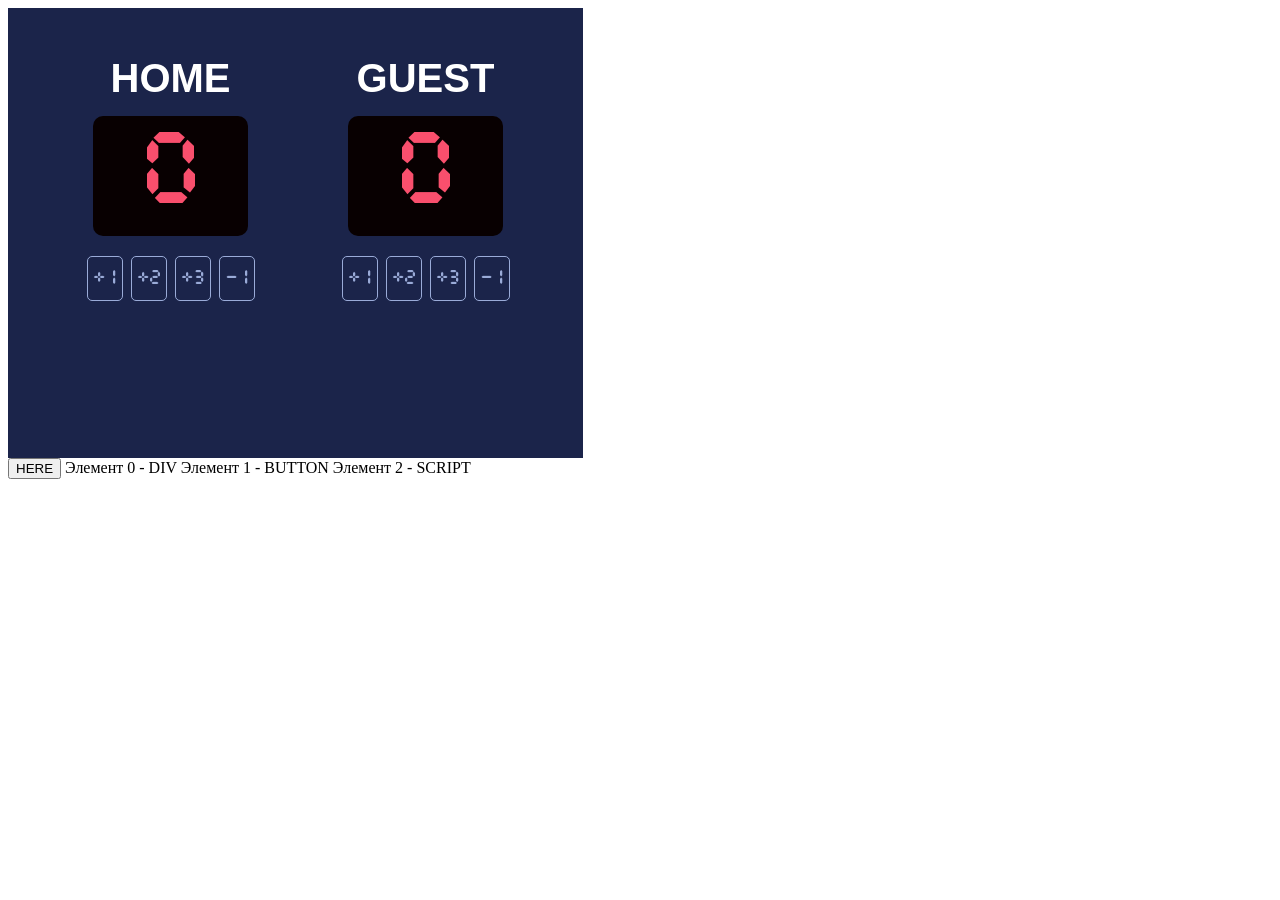
<file: tablo2.html>
<!DOCTYPE html>
<html lang="en">
<head>
    <meta charset="UTF-8">
    <meta name="viewport" content="width=device-width, initial-scale=1.0">
    <title>Basketball Scoreboard</title>
    <style> 
        @font-face {
            font-family: 'Cursed Timer ULiL';
            src: url("CursedTimerUlil.ttf") format('truetype');
        }
        
        .empty-state {
            position: relative;
            background-color: #1B244A;
            width: 575px;
            height: 450px;
        }
        
        .home {
            position: absolute;
            left: 85px;
            top: 48px;
        }
        
        .guest {
            position: absolute;
            left: 340px;
            top: 48px;
        }
        
        .titleG, .titleH {
            font-family: Verdana, Geneva, Tahoma, sans-serif;
            font-weight: 700;
            font-size: 40px;
            text-align: center;
            color: white;
            margin: 0 0 15px 0;
        }
        
        .scoreH, .scoreG {
            background: #080001;
            width: 155px;
            height: 120px;
            color: #F94F6D;
            font-family: 'Cursed Timer ULiL', monospace;
            font-weight: 400;
            margin: 0 auto;
            text-align: center;
            font-size: 90px;
            line-height: 120px;
            border-radius: 10px;
        }
        
        .buttons {
            width: 155px;
            height: 45px;
            margin-top: 20px;
            display: flex;
            gap: 8px;
            justify-content: center;
        }
        
        .btn-add, .btn-subtract {
            width: 45px;
            height: 45px;
            border-radius: 5px;
            font-family: 'Cursed Timer ULiL', monospace;
            font-weight: 400;
            font-size: 18px;
            text-align: center;
            cursor: pointer;
            border: 1px solid #9AABD8;
            background: transparent;
            color: #9AABD8;
            transition: all 0.2s;
        }
        
        .btn-add:hover, .btn-subtract:hover {
            background: #9AABD8;
            color: #1B244A;
            transform: scale(1.05);
        }
        
        .btn-add:active, .btn-subtract:active {
            transform: scale(0.95);
        }
    </style>
</head>
<body>
    <div class="empty-state">
        <!-- HOME -->
        <div class="home">
            <p class="titleH">HOME</p>
            <p class="scoreH" id="homeScore">0</p>
            <div class="buttons">
                <button class="btn-add" data-team="home" data-points="1">+1</button>
                <button class="btn-add" data-team="home" data-points="2">+2</button>
                <button class="btn-add" data-team="home" data-points="3">+3</button>
                <button class="btn-subtract" data-team="home" data-points="-1">-1</button>
            </div>
        </div>
        
        <!-- GUEST -->
        <div class="guest">
            <p class="titleG">GUEST</p>
            <p class="scoreG" id="guestScore">0</p>
            <div class="buttons">
                <button class="btn-add" data-team="guest" data-points="1">+1</button>
                <button class="btn-add" data-team="guest" data-points="2">+2</button>
                <button class="btn-add" data-team="guest" data-points="3">+3</button>
                <button class="btn-subtract" data-team="guest" data-points="-1">-1</button>
            </div>
        </div>
    </div>
<button id="myButton">HERE</button>
    <script>
        let button = document.querySelector("#myButton");
button.addEventListener("mousedown", mousePressed, false);
button.addEventListener("mouseup", mouseReleased, false);
button.addEventListener("click", mouseClicked, false);
function mousePressed(e) {
 console.log("Mouse is down!");
}
function mouseReleased(e) {
 console.log("Mouse is up!");
}
function mouseClicked(e) {
 console.log("Mouse is clicked!");
}
        // Получаем элементы для отображения счёта
        let homeScoreEl = document.getElementById('homeScore');
        let guestScoreEl = document.getElementById('guestScore');
        
        // Переменные для хранения счёта
        let homeScore = 0;
        let guestScore = 0;
        
        // Функция обновления счёта на странице
        function updateScores() {
            homeScoreEl.textContent = homeScore;
            guestScoreEl.textContent = guestScore;
        }
        
        // Функция добавления очков
        function addPoints(team, points) {
            if (team === 'home') {
                homeScore += points;
                if (homeScore < 0) homeScore = 0; // счёт не может быть отрицательным
            } else if (team === 'guest') {
                guestScore += points;
                if (guestScore < 0) guestScore = 0;
            }
            updateScores();
        }
        
        // Назначаем обработчики на все кнопки
        document.querySelectorAll('.btn-add, .btn-subtract').forEach(button => {
            button.addEventListener('click', function() {
                const team = this.getAttribute('data-team');
                const points = parseInt(this.getAttribute('data-points'));
                addPoints(team, points);
            });
        });


        let bodyElement = document.body;
for (let i = 0; i < bodyElement.children.length; i++) {
 let childElement = bodyElement.children[i];
 document.writeln("Элемент " +i +" - " +childElement.tagName);}
    </script>
</body>
</html>
</file>
